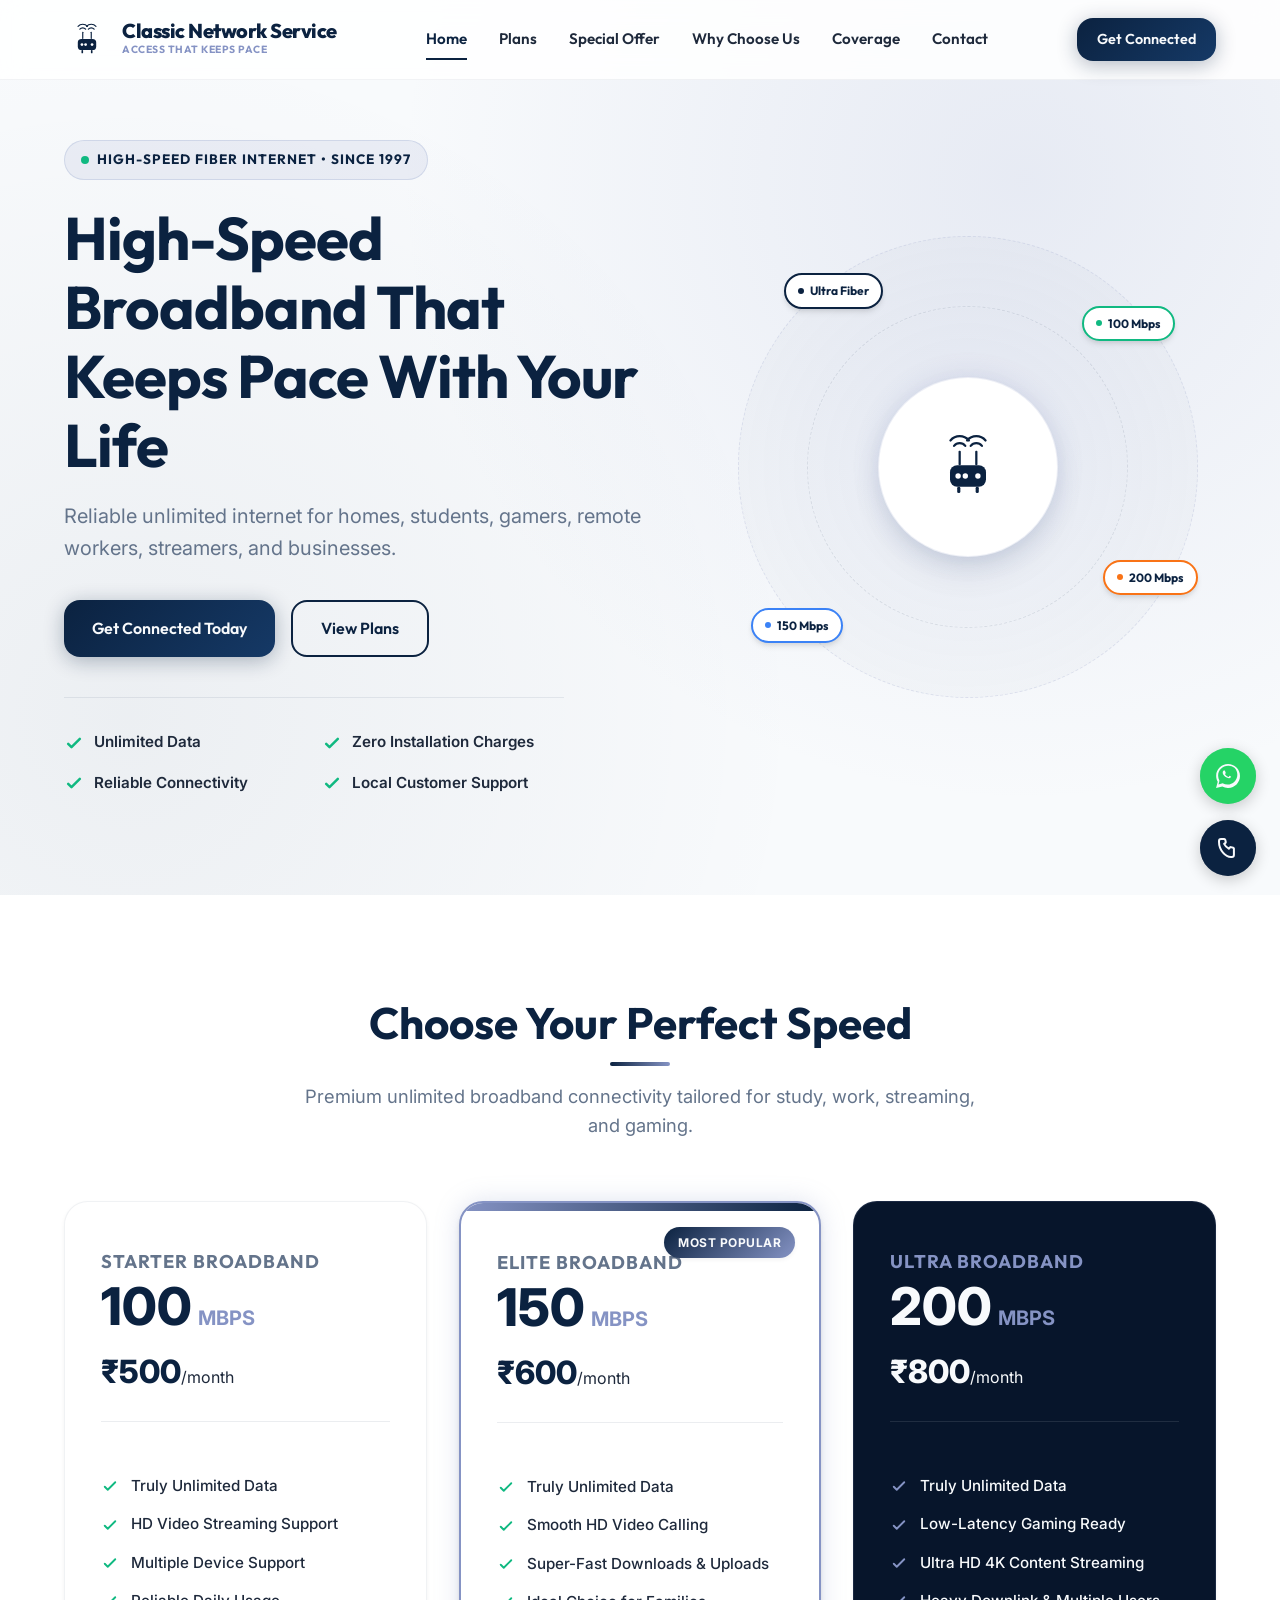
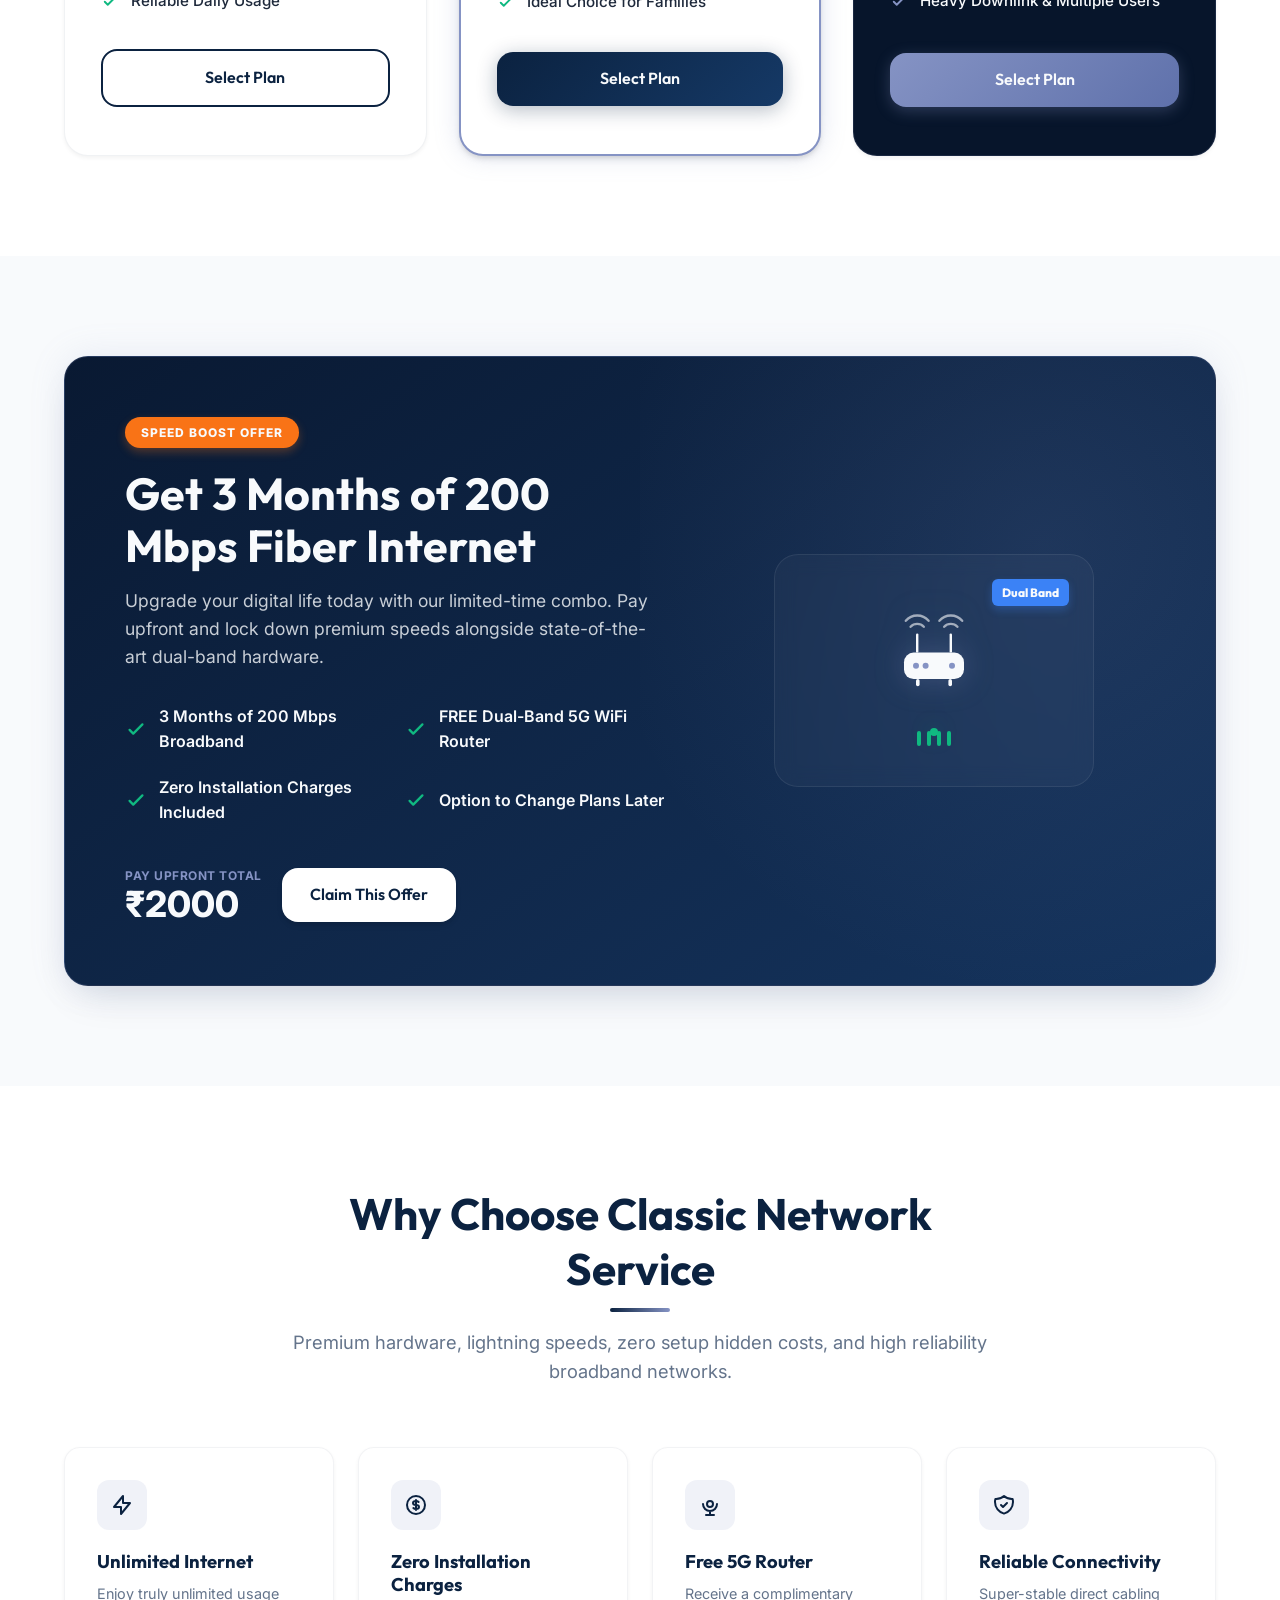
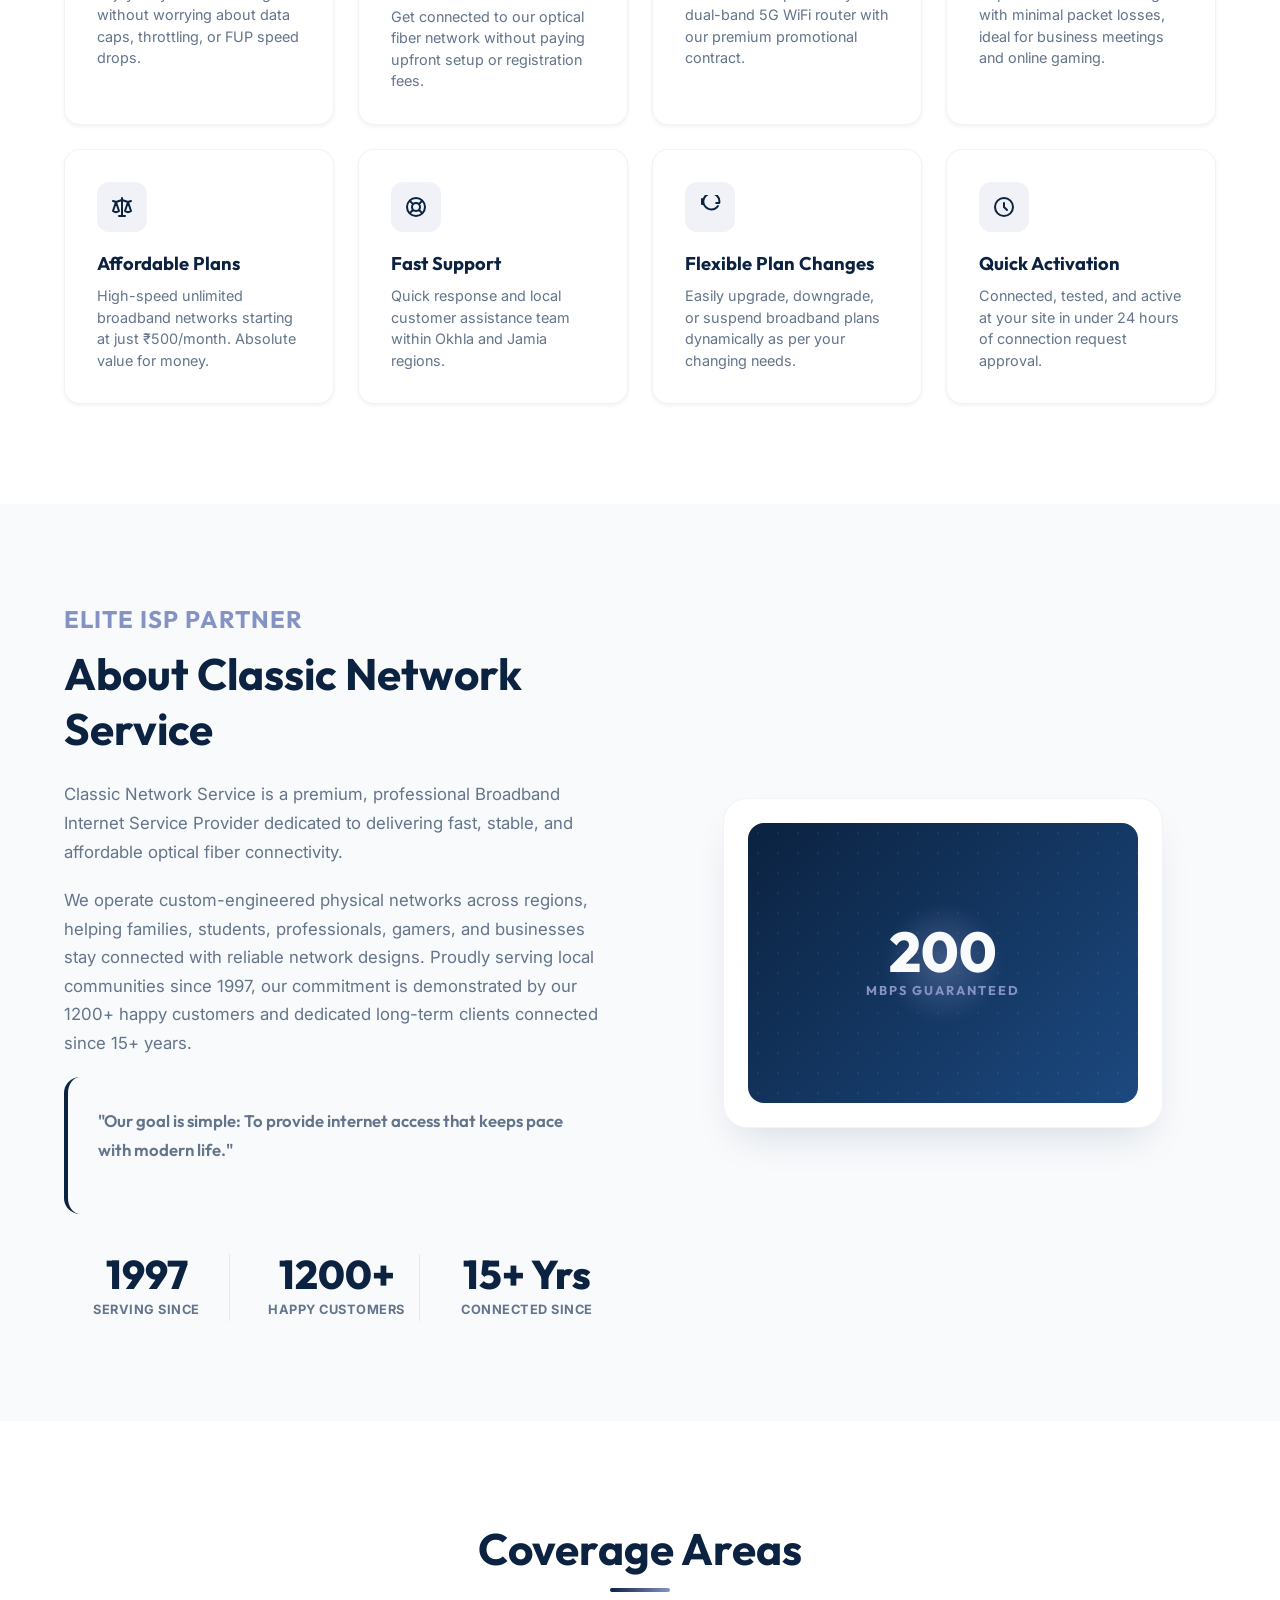
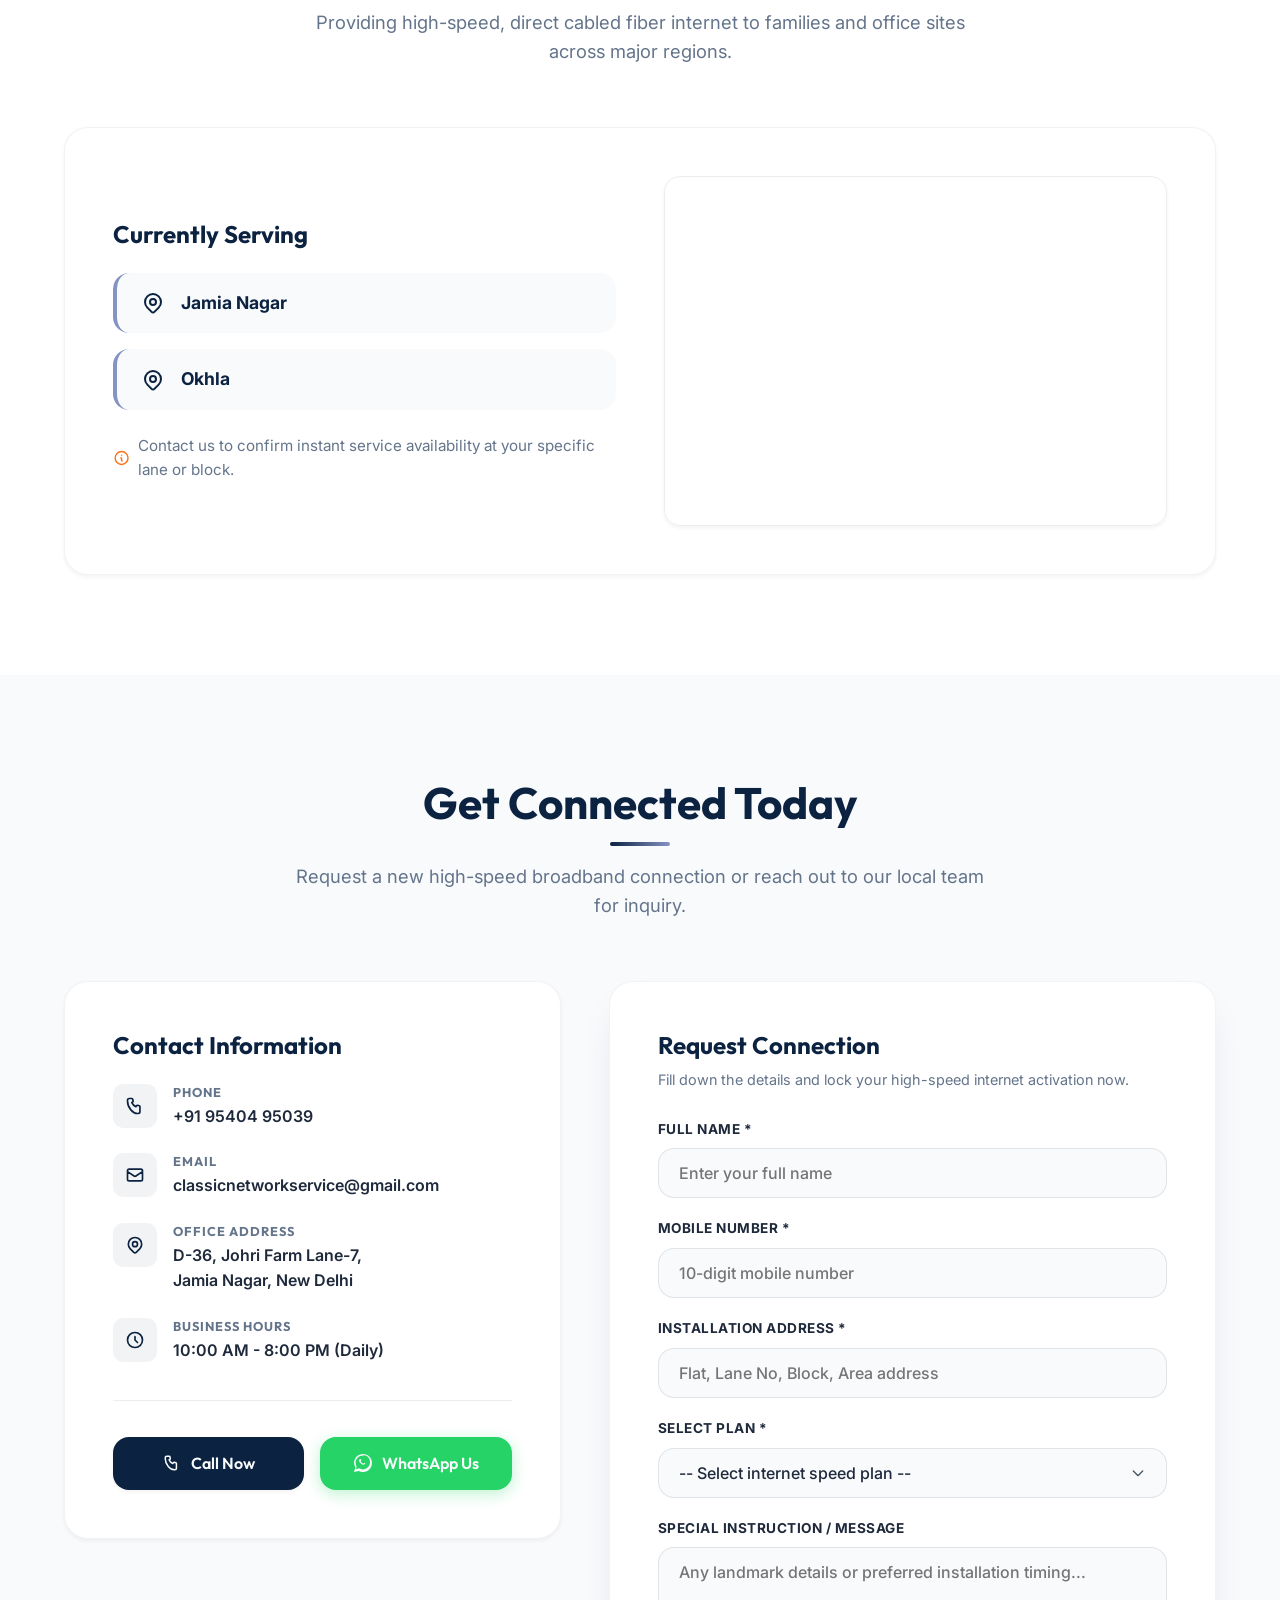
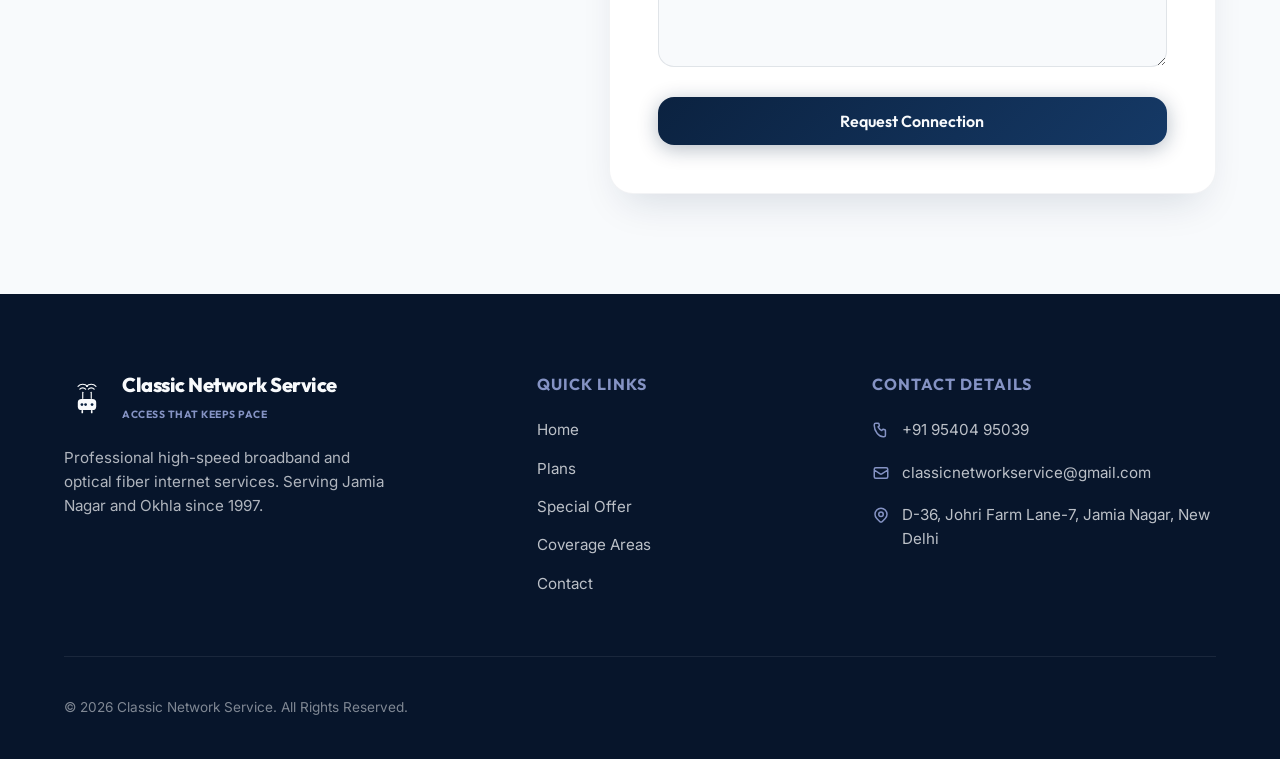
<file: index.html>
<!-- <h2>This website is currently unavailable because it was temporarily hosted. To regain access, please switch to Permanent Hosting.</h2>

<div style="display: none;">

  
    <p>Existing active HTML code...</p> -->

  <!DOCTYPE html>
  <html lang="en">
  <head>
    <meta charset="UTF-8">
    <meta name="viewport" content="width=device-width, initial-scale=1.0">
    
    <!-- SEO & Brand Metadata -->
    <title>Classic Network Service | High-Speed Unlimited Broadband Internet</title>
    <meta name="description" content="Reliable high-speed broadband internet for homes and businesses. Unlimited plans starting from ₹500/month. Zero installation charges. Fast support from Classic Network Service.">
    <meta name="keywords" content="Classic Network Service, Broadband Jamia Nagar, Fiber Internet Johri Farm, High Speed Unlimited Internet Delhi, ISP Delhi">
    
    <!-- Open Graph Protocol (Social Sharing) -->
    <meta property="og:title" content="Classic Network Service | High-Speed Broadband Internet">
    <meta property="og:description" content="Reliable unlimited high-speed fiber internet for homes and businesses. Plans start from ₹500/mo with zero installation charges.">
    <meta property="og:type" content="website">
    <meta property="og:site_name" content="Classic Network Service">
    
    <!-- Stylings & Fonts -->
    <link rel="stylesheet" href="style.css">
    
    <!-- Accessibility & UX optimization -->
    <link rel="preconnect" href="https://fonts.googleapis.com">
    <link rel="preconnect" href="https://fonts.gstatic.com" crossorigin>
  </head>
  <body>
  
    <!-- 1. Sticky Glassmorphism Header -->
    <header class="header">
      <div class="container nav-container">
        <!-- High-Res Custom Brand SVG Logo & Identity -->
        <a href="#home" class="logo-link" aria-label="Classic Network Service Home">
          <div class="logo-img-wrapper">
            <svg viewBox="0 0 100 100" width="100%" height="100%" xmlns="http://www.w3.org/2000/svg">
              <!-- Router legs -->
              <rect x="38" y="72" width="3.5" height="7" rx="1.5" fill="#0B2240" />
              <rect x="58.5" y="72" width="3.5" height="7" rx="1.5" fill="#0B2240" />
              <!-- Router body -->
              <rect x="30" y="48" width="40" height="24" rx="8" fill="#0B2240" />
              <!-- Lights indicators (Matches logo structure: two grouped left, one isolated right) -->
              <circle cx="39" cy="60" r="3" fill="#FFFFFF" />
              <circle cx="47" cy="60" r="3" fill="#FFFFFF" />
              <circle cx="61" cy="60" r="3" fill="#FFFFFF" />
              <!-- Antennas -->
              <rect x="39.5" y="32" width="2.5" height="16" rx="1" fill="#0B2240" />
              <rect x="58" y="32" width="2.5" height="16" rx="1" fill="#0B2240" />
              <!-- Left antenna waves -->
              <path d="M 34.5 26.5 A 8 8 0 0 1 47 26.5" stroke="#0B2240" stroke-width="2.5" stroke-linecap="round" fill="none" />
              <path d="M 30.5 20.5 A 13.5 13.5 0 0 1 51 20.5" stroke="#0B2240" stroke-width="2.5" stroke-linecap="round" fill="none" />
              <!-- Right antenna waves -->
              <path d="M 53 26.5 A 8 8 0 0 1 65.5 26.5" stroke="#0B2240" stroke-width="2.5" stroke-linecap="round" fill="none" />
              <path d="M 49 20.5 A 13.5 13.5 0 0 1 69.5 20.5" stroke="#0B2240" stroke-width="2.5" stroke-linecap="round" fill="none" />
            </svg>
          </div>
          <div class="brand-text">
            <span class="brand-name">Classic Network Service</span>
            <span class="brand-tagline">Access That Keeps Pace</span>
          </div>
        </a>
  
        <!-- Desktop Nav Menu Links -->
        <nav class="nav-menu" id="navMenu" aria-label="Main Navigation">
          <a href="#home" class="nav-link active">Home</a>
          <a href="#plans" class="nav-link">Plans</a>
          <a href="#offer" class="nav-link">Special Offer</a>
          <a href="#why-choose" class="nav-link">Why Choose Us</a>
          <a href="#coverage" class="nav-link">Coverage</a>
          <a href="#contact" class="nav-link">Contact</a>
          <div class="nav-cta-mobile" style="display: none;">
            <a href="#contact" class="btn btn-primary btn-plan-select" data-plan="150 Mbps - ₹600/month">Get Connected</a>
          </div>
        </nav>
  
        <!-- CTA Button in Header -->
        <div class="nav-cta">
          <a href="#contact" class="btn btn-primary btn-plan-select" data-plan="150 Mbps - ₹600/month">Get Connected</a>
        </div>
  
        <!-- Hamburger toggle button for Mobile drawer -->
        <button class="hamburger" id="hamburgerToggle" aria-label="Toggle navigation menu" aria-expanded="false" aria-controls="navMenu">
          <span></span>
          <span></span>
          <span></span>
        </button>
      </div>
    </header>
  
    <!-- 2. Hero Section (First Impression) -->
    <section class="hero" id="home">
      <div class="container hero-grid">
        <!-- Left side contents -->
        <div class="hero-content">
          <div class="hero-tag">
            <span></span> High-Speed Fiber Internet • Since 1997
          </div>
          <h1>High-Speed Broadband That Keeps Pace With Your Life</h1>
          <p class="hero-subheadline">
            Reliable unlimited internet for homes, students, gamers, remote workers, streamers, and businesses.
          </p>
          <div class="hero-ctas">
            <a href="#contact" class="btn btn-primary btn-plan-select" data-plan="150 Mbps - ₹600/month">Get Connected Today</a>
            <a href="#plans" class="btn btn-secondary">View Plans</a>
          </div>
          <!-- Hero Trust Indicators -->
          <div class="hero-trust">
            <div class="trust-item">
              <svg fill="none" viewBox="0 0 24 24" stroke="currentColor">
                <path stroke-linecap="round" stroke-linejoin="round" stroke-width="3" d="M5 13l4 4L19 7" />
              </svg>
              <span>Unlimited Data</span>
            </div>
            <div class="trust-item">
              <svg fill="none" viewBox="0 0 24 24" stroke="currentColor">
                <path stroke-linecap="round" stroke-linejoin="round" stroke-width="3" d="M5 13l4 4L19 7" />
              </svg>
              <span>Zero Installation Charges</span>
            </div>
            <div class="trust-item">
              <svg fill="none" viewBox="0 0 24 24" stroke="currentColor">
                <path stroke-linecap="round" stroke-linejoin="round" stroke-width="3" d="M5 13l4 4L19 7" />
              </svg>
              <span>Reliable Connectivity</span>
            </div>
            <div class="trust-item">
              <svg fill="none" viewBox="0 0 24 24" stroke="currentColor">
                <path stroke-linecap="round" stroke-linejoin="round" stroke-width="3" d="M5 13l4 4L19 7" />
              </svg>
              <span>Local Customer Support</span>
            </div>
          </div>
        </div>
  
        <!-- Right side premium network animation graphic -->
        <div class="hero-visual">
          <div class="network-illustration">
            <!-- Pulse wave propagation indicators -->
            <div class="pulse-wave"></div>
            <div class="pulse-wave"></div>
            <div class="pulse-wave"></div>
            
            <!-- Dashed connection tracks -->
            <div class="network-circle">
              <div class="network-circle-inner"></div>
            </div>
            
            <!-- Brand Logo Center Glow Card -->
            <div class="router-graphic-container">
              <svg viewBox="0 0 100 100" xmlns="http://www.w3.org/2000/svg">
                <rect x="38" y="72" width="3.5" height="7" rx="1.5" fill="#0B2240" />
                <rect x="58.5" y="72" width="3.5" height="7" rx="1.5" fill="#0B2240" />
                <rect x="30" y="48" width="40" height="24" rx="8" fill="#0B2240" />
                <circle cx="39" cy="60" r="3" fill="#FFFFFF" />
                <circle cx="47" cy="60" r="3" fill="#FFFFFF" />
                <circle cx="61" cy="60" r="3" fill="#FFFFFF" />
                <rect x="39.5" y="32" width="2.5" height="16" rx="1" fill="#0B2240" />
                <rect x="58" y="32" width="2.5" height="16" rx="1" fill="#0B2240" />
                <path d="M 34.5 26.5 A 8 8 0 0 1 47 26.5" stroke="#0B2240" stroke-width="2.5" stroke-linecap="round" fill="none" />
                <path d="M 30.5 20.5 A 13.5 13.5 0 0 1 51 20.5" stroke="#0B2240" stroke-width="2.5" stroke-linecap="round" fill="none" />
                <path d="M 53 26.5 A 8 8 0 0 1 65.5 26.5" stroke="#0B2240" stroke-width="2.5" stroke-linecap="round" fill="none" />
                <path d="M 49 20.5 A 13.5 13.5 0 0 1 69.5 20.5" stroke="#0B2240" stroke-width="2.5" stroke-linecap="round" fill="none" />
              </svg>
            </div>
  
            <!-- Dynamic floating speed nodes -->
            <div class="floating-node node-1">
              <span></span> 100 Mbps
            </div>
            <div class="floating-node node-2">
              <span></span> 150 Mbps
            </div>
            <div class="floating-node node-3">
              <span></span> 200 Mbps
            </div>
            <div class="floating-node node-4">
              <span></span> Ultra Fiber
            </div>
          </div>
        </div>
      </div>
    </section>
  
    <!-- 3. Plans & Pricing Section -->
    <section class="section section-bg-white" id="plans">
      <div class="container">
        <div class="section-header">
          <h2>Choose Your Perfect Speed</h2>
          <p>Premium unlimited broadband connectivity tailored for study, work, streaming, and gaming.</p>
        </div>
  
        <!-- Plans Grid -->
        <div class="plans-grid">
          <!-- Plan 1 -->
          <div class="plan-card">
            <div class="plan-card-header">
              <h3>Starter Broadband</h3>
              <div class="plan-speed-container">
                <span class="plan-speed">100</span>
                <span class="plan-speed-unit">Mbps</span>
              </div>
              <div class="plan-price-container">
                <span class="plan-price">₹500</span>
                <span>/month</span>
              </div>
            </div>
            <div class="plan-features">
              <div class="feature-li">
                <svg fill="none" viewBox="0 0 24 24" stroke="currentColor">
                  <path stroke-linecap="round" stroke-linejoin="round" stroke-width="2.5" d="M5 13l4 4L19 7" />
                </svg>
                <span>Truly Unlimited Data</span>
              </div>
              <div class="feature-li">
                <svg fill="none" viewBox="0 0 24 24" stroke="currentColor">
                  <path stroke-linecap="round" stroke-linejoin="round" stroke-width="2.5" d="M5 13l4 4L19 7" />
                </svg>
                <span>HD Video Streaming Support</span>
              </div>
              <div class="feature-li">
                <svg fill="none" viewBox="0 0 24 24" stroke="currentColor">
                  <path stroke-linecap="round" stroke-linejoin="round" stroke-width="2.5" d="M5 13l4 4L19 7" />
                </svg>
                <span>Multiple Device Support</span>
              </div>
              <div class="feature-li">
                <svg fill="none" viewBox="0 0 24 24" stroke="currentColor">
                  <path stroke-linecap="round" stroke-linejoin="round" stroke-width="2.5" d="M5 13l4 4L19 7" />
                </svg>
                <span>Reliable Daily Usage</span>
              </div>
            </div>
            <a href="#contact" class="btn btn-secondary btn-plan-select" data-plan="100 Mbps - ₹500/month">Select Plan</a>
          </div>
  
          <!-- Plan 2 (Most Popular) -->
          <div class="plan-card popular">
            <div class="plan-badge">Most Popular</div>
            <div class="plan-card-header">
              <h3>Elite Broadband</h3>
              <div class="plan-speed-container">
                <span class="plan-speed">150</span>
                <span class="plan-speed-unit">Mbps</span>
              </div>
              <div class="plan-price-container">
                <span class="plan-price">₹600</span>
                <span>/month</span>
              </div>
            </div>
            <div class="plan-features">
              <div class="feature-li">
                <svg fill="none" viewBox="0 0 24 24" stroke="currentColor">
                  <path stroke-linecap="round" stroke-linejoin="round" stroke-width="2.5" d="M5 13l4 4L19 7" />
                </svg>
                <span>Truly Unlimited Data</span>
              </div>
              <div class="feature-li">
                <svg fill="none" viewBox="0 0 24 24" stroke="currentColor">
                  <path stroke-linecap="round" stroke-linejoin="round" stroke-width="2.5" d="M5 13l4 4L19 7" />
                </svg>
                <span>Smooth HD Video Calling</span>
              </div>
              <div class="feature-li">
                <svg fill="none" viewBox="0 0 24 24" stroke="currentColor">
                  <path stroke-linecap="round" stroke-linejoin="round" stroke-width="2.5" d="M5 13l4 4L19 7" />
                </svg>
                <span>Super-Fast Downloads & Uploads</span>
              </div>
              <div class="feature-li">
                <svg fill="none" viewBox="0 0 24 24" stroke="currentColor">
                  <path stroke-linecap="round" stroke-linejoin="round" stroke-width="2.5" d="M5 13l4 4L19 7" />
                </svg>
                <span>Ideal Choice for Families</span>
              </div>
            </div>
            <a href="#contact" class="btn btn-primary btn-plan-select" data-plan="150 Mbps - ₹600/month">Select Plan</a>
          </div>
  
          <!-- Plan 3 (Pro Gamer Theme) -->
          <div class="plan-card premium-dark">
            <div class="plan-card-header">
              <h3>Ultra Broadband</h3>
              <div class="plan-speed-container">
                <span class="plan-speed">200</span>
                <span class="plan-speed-unit">Mbps</span>
              </div>
              <div class="plan-price-container">
                <span class="plan-price">₹800</span>
                <span>/month</span>
              </div>
            </div>
            <div class="plan-features">
              <div class="feature-li">
                <svg fill="none" viewBox="0 0 24 24" stroke="currentColor">
                  <path stroke-linecap="round" stroke-linejoin="round" stroke-width="2.5" d="M5 13l4 4L19 7" />
                </svg>
                <span>Truly Unlimited Data</span>
              </div>
              <div class="feature-li">
                <svg fill="none" viewBox="0 0 24 24" stroke="currentColor">
                  <path stroke-linecap="round" stroke-linejoin="round" stroke-width="2.5" d="M5 13l4 4L19 7" />
                </svg>
                <span>Low-Latency Gaming Ready</span>
              </div>
              <div class="feature-li">
                <svg fill="none" viewBox="0 0 24 24" stroke="currentColor">
                  <path stroke-linecap="round" stroke-linejoin="round" stroke-width="2.5" d="M5 13l4 4L19 7" />
                </svg>
                <span>Ultra HD 4K Content Streaming</span>
              </div>
              <div class="feature-li">
                <svg fill="none" viewBox="0 0 24 24" stroke="currentColor">
                  <path stroke-linecap="round" stroke-linejoin="round" stroke-width="2.5" d="M5 13l4 4L19 7" />
                </svg>
                <span>Heavy Downlink & Multiple Users</span>
              </div>
            </div>
            <a href="#contact" class="btn btn-accent btn-plan-select" data-plan="200 Mbps - ₹800/month">Select Plan</a>
          </div>
        </div>
      </div>
    </section>
  
    <!-- 4. Special Offer Section -->
    <section class="section section-bg-light" id="offer">
      <div class="container">
        <div class="offer-box">
          <div class="offer-grid">
            <!-- Text and benefits -->
            <div class="offer-info">
              <span class="offer-tag">Speed Boost Offer</span>
              <h3>Get 3 Months of 200 Mbps Fiber Internet</h3>
              <p class="offer-desc">
                Upgrade your digital life today with our limited-time combo. Pay upfront and lock down premium speeds alongside state-of-the-art dual-band hardware.
              </p>
              <div class="offer-bullets">
                <div class="offer-bullet-item">
                  <svg fill="none" viewBox="0 0 24 24" stroke="currentColor">
                    <path stroke-linecap="round" stroke-linejoin="round" stroke-width="2.5" d="M5 13l4 4L19 7" />
                  </svg>
                  <span>3 Months of 200 Mbps Broadband</span>
                </div>
                <div class="offer-bullet-item">
                  <svg fill="none" viewBox="0 0 24 24" stroke="currentColor">
                    <path stroke-linecap="round" stroke-linejoin="round" stroke-width="2.5" d="M5 13l4 4L19 7" />
                  </svg>
                  <span>FREE Dual-Band 5G WiFi Router</span>
                </div>
                <div class="offer-bullet-item">
                  <svg fill="none" viewBox="0 0 24 24" stroke="currentColor">
                    <path stroke-linecap="round" stroke-linejoin="round" stroke-width="2.5" d="M5 13l4 4L19 7" />
                  </svg>
                  <span>Zero Installation Charges Included</span>
                </div>
                <div class="offer-bullet-item">
                  <svg fill="none" viewBox="0 0 24 24" stroke="currentColor">
                    <path stroke-linecap="round" stroke-linejoin="round" stroke-width="2.5" d="M5 13l4 4L19 7" />
                  </svg>
                  <span>Option to Change Plans Later</span>
                </div>
              </div>
  
              <!-- Price and CTA -->
              <div class="offer-cta-container">
                <div class="offer-price-badge">
                  <span class="offer-price-lbl">Pay Upfront Total</span>
                  <span class="offer-price-val">₹2000</span>
                </div>
                <a href="#contact" class="btn btn-light btn-plan-select" data-plan="Special Promo Offer - ₹2000 upfront">Claim This Offer</a>
              </div>
            </div>
  
            <!-- Router graphic side -->
            <div class="offer-visual">
              <div class="offer-router-mockup">
                <span class="router-5g-badge">Dual Band</span>
                <svg viewBox="0 0 100 100" xmlns="http://www.w3.org/2000/svg">
                  <!-- Premium Router graphic in offer box -->
                  <rect x="35" y="70" width="3" height="6" rx="1.5" fill="#F8FAFC" />
                  <rect x="62" y="70" width="3" height="6" rx="1.5" fill="#F8FAFC" />
                  <rect x="25" y="48" width="50" height="22" rx="8" fill="#F8FAFC" />
                  <circle cx="35" cy="59" r="2.5" fill="#8593C4" />
                  <circle cx="43" cy="59" r="2.5" fill="#8593C4" />
                  <circle cx="65" cy="59" r="2.5" fill="#8593C4" />
                  <rect x="35" y="32" width="2" height="16" rx="1" fill="#F8FAFC" />
                  <rect x="63" y="32" width="2" height="16" rx="1" fill="#F8FAFC" />
                  <path d="M 30.5 26.5 A 7.5 7.5 0 0 1 41.5 26.5" stroke="#F8FAFC" stroke-width="2" stroke-linecap="round" fill="none" opacity="0.6"/>
                  <path d="M 26.5 21.5 A 12.5 12.5 0 0 1 45.5 21.5" stroke="#F8FAFC" stroke-width="2" stroke-linecap="round" fill="none" opacity="0.6"/>
                  <path d="M 58.5 26.5 A 7.5 7.5 0 0 1 69.5 26.5" stroke="#F8FAFC" stroke-width="2" stroke-linecap="round" fill="none" opacity="0.6"/>
                  <path d="M 54.5 21.5 A 12.5 12.5 0 0 1 73.5 21.5" stroke="#F8FAFC" stroke-width="2" stroke-linecap="round" fill="none" opacity="0.6"/>
                </svg>
                <!-- Live glowing elements -->
                <div class="router-glow-indicator"></div>
                <div class="router-waves-container">
                  <div class="r-wave r-wave-active"></div>
                  <div class="r-wave r-wave-active"></div>
                  <div class="r-wave r-wave-active"></div>
                  <div class="r-wave r-wave-active"></div>
                </div>
              </div>
            </div>
          </div>
        </div>
      </div>
    </section>
  
    <!-- 5. Why Choose Us Section -->
    <section class="section section-bg-white" id="why-choose">
      <div class="container">
        <div class="section-header">
          <h2>Why Choose Classic Network Service</h2>
          <p>Premium hardware, lightning speeds, zero setup hidden costs, and high reliability broadband networks.</p>
        </div>
  
        <div class="features-grid">
          <!-- 1. Unlimited Internet -->
          <div class="feature-card">
            <div class="feature-icon-box">
              <svg fill="none" viewBox="0 0 24 24" stroke="currentColor">
                <path stroke-linecap="round" stroke-linejoin="round" stroke-width="2" d="M13 10V3L4 14h7v7l9-11h-7z" />
              </svg>
            </div>
            <h3>Unlimited Internet</h3>
            <p>Enjoy truly unlimited usage without worrying about data caps, throttling, or FUP speed drops.</p>
          </div>
  
          <!-- 2. Zero Installation Charges -->
          <div class="feature-card">
            <div class="feature-icon-box">
              <svg fill="none" viewBox="0 0 24 24" stroke="currentColor">
                <path stroke-linecap="round" stroke-linejoin="round" stroke-width="2" d="M12 8c-1.657 0-3 .895-3 2s1.343 2 3 2 3 .895 3 2-1.343 2-3 2m0-8c1.11 0 2.08.402 2.599 1M12 8V7m0 1v8m0 0v1m0-1c-1.11 0-2.08-.402-2.599-1M21 12a9 9 0 11-18 0 9 9 0 0118 0z" />
              </svg>
            </div>
            <h3>Zero Installation Charges</h3>
            <p>Get connected to our optical fiber network without paying upfront setup or registration fees.</p>
          </div>
  
          <!-- 3. Free 5G Router -->
          <div class="feature-card">
            <div class="feature-icon-box">
              <svg fill="none" viewBox="0 0 24 24" stroke="currentColor">
                <path stroke-linecap="round" stroke-linejoin="round" stroke-width="2" d="M19 11a7 7 0 01-7 7m0 0a7 7 0 01-7-7m7 7v4m0 0H8m4 0h4m-4-8a3 3 0 100-6 3 3 0 000 6z" />
              </svg>
            </div>
            <h3>Free 5G Router</h3>
            <p>Receive a complimentary dual-band 5G WiFi router with our premium promotional contract.</p>
          </div>
  
          <!-- 4. Reliable Connectivity -->
          <div class="feature-card">
            <div class="feature-icon-box">
              <svg fill="none" viewBox="0 0 24 24" stroke="currentColor">
                <path stroke-linecap="round" stroke-linejoin="round" stroke-width="2" d="M9 12l2 2 4-4m5.618-4.016A11.955 11.955 0 0112 2.944a11.955 11.955 0 01-8.618 3.04A12.02 12.02 0 003 9c0 5.591 3.824 10.29 9 11.622 5.176-1.332 9-6.03 9-11.622 0-1.042-.133-2.052-.382-3.016z" />
              </svg>
            </div>
            <h3>Reliable Connectivity</h3>
            <p>Super-stable direct cabling with minimal packet losses, ideal for business meetings and online gaming.</p>
          </div>
  
          <!-- 5. Affordable Plans -->
          <div class="feature-card">
            <div class="feature-icon-box">
              <svg fill="none" viewBox="0 0 24 24" stroke="currentColor">
                <path stroke-linecap="round" stroke-linejoin="round" stroke-width="2" d="M3 6l3 1m0 0l-3 9a5.002 5.002 0 006.001 0M6 7l3 9M6 7l6-2m6 2l3-1m-3 1l-3 9a5.002 5.002 0 006.001 0M18 7l3 9m-3-9l-6-2m0-2v2m0 16V5m0 16H9m3 0h3" />
              </svg>
            </div>
            <h3>Affordable Plans</h3>
            <p>High-speed unlimited broadband networks starting at just ₹500/month. Absolute value for money.</p>
          </div>
  
          <!-- 6. Fast Support -->
          <div class="feature-card">
            <div class="feature-icon-box">
              <svg fill="none" viewBox="0 0 24 24" stroke="currentColor">
                <path stroke-linecap="round" stroke-linejoin="round" stroke-width="2" d="M18.364 5.636l-3.536 3.536m0 5.656l3.536 3.536M9.172 9.172L5.636 5.636m3.536 9.192l-3.536 3.536M21 12a9 9 0 11-18 0 9 9 0 0118 0zm-5 0a4 4 0 11-8 0 4 4 0 018 0z" />
              </svg>
            </div>
            <h3>Fast Support</h3>
            <p>Quick response and local customer assistance team within Okhla and Jamia regions.</p>
          </div>
  
          <!-- 7. Flexible Plan Changes -->
          <div class="feature-card">
            <div class="feature-icon-box">
              <svg fill="none" viewBox="0 0 24 24" stroke="currentColor">
                <path stroke-linecap="round" stroke-linejoin="round" stroke-width="2" d="M4 4v5h.582m15.356 2A8.001 8.001 0 1121.21 8H18.2" />
              </svg>
            </div>
            <h3>Flexible Plan Changes</h3>
            <p>Easily upgrade, downgrade, or suspend broadband plans dynamically as per your changing needs.</p>
          </div>
  
          <!-- 8. Quick Activation -->
          <div class="feature-card">
            <div class="feature-icon-box">
              <svg fill="none" viewBox="0 0 24 24" stroke="currentColor">
                <path stroke-linecap="round" stroke-linejoin="round" stroke-width="2" d="M12 8v4l3 3m6-3a9 9 0 11-18 0 9 9 0 0118 0z" />
              </svg>
            </div>
            <h3>Quick Activation</h3>
            <p>Connected, tested, and active at your site in under 24 hours of connection request approval.</p>
          </div>
        </div>
      </div>
    </section>
  
    <!-- 6. About Us Section -->
    <section class="section section-bg-light" id="about">
      <div class="container about-grid">
        <!-- Left side descriptive text -->
        <div class="about-content">
          <h3>Elite ISP Partner</h3>
          <h2>About Classic Network Service</h2>
          <p>
            Classic Network Service is a premium, professional Broadband Internet Service Provider dedicated to delivering fast, stable, and affordable optical fiber connectivity. 
          </p>
          <p>
            We operate custom-engineered physical networks across regions, helping families, students, professionals, gamers, and businesses stay connected with reliable network designs. Proudly serving local communities since 1997, our commitment is demonstrated by our 1200+ happy customers and dedicated long-term clients connected since 15+ years.
          </p>
          <div class="about-bullets-box">
            <p class="about-statement">
              "Our goal is simple: To provide internet access that keeps pace with modern life."
            </p>
          </div>
  
          <!-- Metric numbers -->
          <div class="about-stats">
            <div class="stat-item">
              <div class="stat-num">1997</div>
              <div class="stat-lbl">Serving Since</div>
            </div>
            <div class="stat-item">
              <div class="stat-num">1200+</div>
              <div class="stat-lbl">Happy Customers</div>
            </div>
            <div class="stat-item">
              <div class="stat-num">15+ Yrs</div>
              <div class="stat-lbl">Connected Since</div>
            </div>
          </div>
        </div>
  
        <!-- Right side custom graphic/illustration of connection dashboard -->
        <div class="about-visual">
          <div class="about-image-card">
            <div class="net-visual-box">
              <div class="net-nodes-overlay"></div>
              <div class="net-center-glow"></div>
              <div class="net-speed-display">
                <div class="net-speed-num">200</div>
                <div class="net-speed-label">Mbps Guaranteed</div>
              </div>
            </div>
          </div>
        </div>
      </div>
    </section>
  
    <!-- 7. Coverage Areas Section -->
    <section class="section section-bg-white" id="coverage">
      <div class="container">
        <div class="section-header">
          <h2>Coverage Areas</h2>
          <p>Providing high-speed, direct cabled fiber internet to families and office sites across major regions.</p>
        </div>
  
        <div class="coverage-box">
          <div class="coverage-grid">
            <!-- Left side list of active areas -->
            <div>
              <h3 style="margin-bottom: 24px; font-size: 1.5rem;">Currently Serving</h3>
              <div class="coverage-list">
                <div class="area-item">
                  <svg fill="none" viewBox="0 0 24 24" stroke="currentColor">
                    <path stroke-linecap="round" stroke-linejoin="round" stroke-width="2" d="M17.657 16.657L13.414 20.9a1.998 1.998 0 01-2.827 0l-4.244-4.243a8 8 0 1111.314 0z" />
                    <path stroke-linecap="round" stroke-linejoin="round" stroke-width="2" d="M15 11a3 3 0 11-6 0 3 3 0 016 0z" />
                  </svg>
                  Jamia Nagar
                </div>
                <div class="area-item">
                  <svg fill="none" viewBox="0 0 24 24" stroke="currentColor">
                    <path stroke-linecap="round" stroke-linejoin="round" stroke-width="2" d="M17.657 16.657L13.414 20.9a1.998 1.998 0 01-2.827 0l-4.244-4.243a8 8 0 1111.314 0z" />
                    <path stroke-linecap="round" stroke-linejoin="round" stroke-width="2" d="M15 11a3 3 0 11-6 0 3 3 0 016 0z" />
                  </svg>
                  Okhla
                </div>
              </div>
              <div class="coverage-note">
                <svg fill="none" viewBox="0 0 24 24" stroke="currentColor">
                  <path stroke-linecap="round" stroke-linejoin="round" stroke-width="2" d="M13 16h-1v-4h-1m1-4h.01M21 12a9 9 0 11-18 0 9 9 0 0118 0z" />
                </svg>
                <span>Contact us to confirm instant service availability at your specific lane or block.</span>
              </div>
            </div>
  
            <!-- Right side Google Maps iframe location -->
            <div class="coverage-map-container" style="border-radius: var(--border-radius-md); overflow: hidden; box-shadow: var(--shadow-sm); border: 1px solid rgba(11, 34, 64, 0.08); height: 350px; width: 100%;">
              <iframe 
                src="https://www.google.com/maps/embed?pb=!1m18!1m12!1m3!1d3504.6063428807204!2d77.29177577579708!3d28.551563275709513!2m3!1f0!2f0!3f0!3m2!1i1024!2i768!4f13.1!3m3!1m2!1s0x390ce3fa43fb28db%3A0xe54d4ff7dbfb55b0!2sD-36%2C%20Johri%20Farm%20Rd%2C%20Jamia%20Nagar%2C%20Okhla%2C%20New%20Delhi%2C%20Delhi%20110025!5e0!3m2!1sen!2sin!4v1717140000000!5m2!1sen!2sin" 
                width="100%" 
                height="100%" 
                style="border:0;" 
                allowfullscreen="" 
                loading="lazy" 
                referrerpolicy="no-referrer-when-downgrade"
                title="Classic Network Service Location Map">
              </iframe>
            </div>
          </div>
        </div>
      </div>
    </section>
  
    <!-- 8. Contact & Connection Request Form Section -->
    <section class="section section-bg-light" id="contact">
      <div class="container">
        <div class="section-header">
          <h2>Get Connected Today</h2>
          <p>Request a new high-speed broadband connection or reach out to our local team for inquiry.</p>
        </div>
  
        <div class="contact-section-grid">
          <!-- Contact details column -->
          <div class="contact-info-card">
            <div class="contact-info-group">
              <h3>Contact Information</h3>
              <div class="contact-detail-list">
                <!-- Phone -->
                <div class="contact-detail-item">
                  <div class="contact-detail-icon" aria-hidden="true">
                    <svg fill="none" viewBox="0 0 24 24" stroke="currentColor">
                      <path stroke-linecap="round" stroke-linejoin="round" stroke-width="2" d="M3 5a2 2 0 012-2h3.28a1 1 0 01.94.725l.548 2.2a1 1 0 01-.321.988l-1.305.98a10.582 10.582 0 004.872 4.872l.98-1.305a1 1 0 01.988-.321l2.2.548a1 1 0 01.725.94V19a2 2 0 01-2 2h-1C9.716 21 3 14.284 3 6V5z" />
                    </svg>
                  </div>
                  <div class="contact-detail-content">
                    <h4>Phone</h4>
                    <p><a href="tel:+919540495039" aria-label="Call +91 95404 95039">+91 95404 95039</a></p>
                  </div>
                </div>
  
                <!-- Email -->
                <div class="contact-detail-item">
                  <div class="contact-detail-icon" aria-hidden="true">
                    <svg fill="none" viewBox="0 0 24 24" stroke="currentColor">
                      <path stroke-linecap="round" stroke-linejoin="round" stroke-width="2" d="M3 8l7.89 5.26a2 2 0 002.22 0L21 8M5 19h14a2 2 0 002-2V7a2 2 0 00-2-2H5a2 2 0 00-2 2v10a2 2 0 002 2z" />
                    </svg>
                  </div>
                  <div class="contact-detail-content">
                    <h4>Email</h4>
                    <p><a href="mailto:classicnetworkservice@gmail.com" aria-label="Email classicnetworkservice@gmail.com">classicnetworkservice@gmail.com</a></p>
                  </div>
                </div>
  
                <!-- Address -->
                <div class="contact-detail-item">
                  <div class="contact-detail-icon" aria-hidden="true">
                    <svg fill="none" viewBox="0 0 24 24" stroke="currentColor">
                      <path stroke-linecap="round" stroke-linejoin="round" stroke-width="2" d="M17.657 16.657L13.414 20.9a1.998 1.998 0 01-2.827 0l-4.244-4.243a8 8 0 1111.314 0z" />
                      <path stroke-linecap="round" stroke-linejoin="round" stroke-width="2" d="M15 11a3 3 0 11-6 0 3 3 0 016 0z" />
                    </svg>
                  </div>
                  <div class="contact-detail-content">
                    <h4>Office Address</h4>
                    <p>D-36, Johri Farm Lane-7,<br>Jamia Nagar, New Delhi</p>
                  </div>
                </div>
  
                <!-- Hours -->
                <div class="contact-detail-item">
                  <div class="contact-detail-icon" aria-hidden="true">
                    <svg fill="none" viewBox="0 0 24 24" stroke="currentColor">
                      <path stroke-linecap="round" stroke-linejoin="round" stroke-width="2" d="M12 8v4l3 3m6-3a9 9 0 11-18 0 9 9 0 0118 0z" />
                    </svg>
                  </div>
                  <div class="contact-detail-content">
                    <h4>Business Hours</h4>
                    <p>10:00 AM - 8:00 PM (Daily)</p>
                  </div>
                </div>
              </div>
            </div>
  
            <!-- Contact Quick Call/WA CTA row -->
            <div class="contact-quick-ctas">
              <a href="tel:+919540495039" class="btn btn-contact-call" aria-label="Call Office Phone">
                <svg fill="none" viewBox="0 0 24 24" stroke="currentColor" style="width: 18px; height: 18px;">
                  <path stroke-linecap="round" stroke-linejoin="round" stroke-width="2" d="M3 5a2 2 0 012-2h3.28a1 1 0 01.94.725l.548 2.2a1 1 0 01-.321.988l-1.305.98a10.582 10.582 0 004.872 4.872l.98-1.305a1 1 0 01.988-.321l2.2.548a1 1 0 01.725.94V19a2 2 0 01-2 2h-1C9.716 21 3 14.284 3 6V5z" />
                </svg>
                Call Now
              </a>
              <a href="https://wa.me/919540495039?text=Hi%20Classic%20Network%20Service,%20I%27d%20like%20to%20request%20a%20new%20broadband%20connection!" target="_blank" class="btn btn-contact-wa" aria-label="WhatsApp customer support">
                <svg viewBox="0 0 24 24" fill="currentColor" style="width: 18px; height: 18px;">
                  <path d="M.057 24l1.687-6.163c-1.041-1.804-1.588-3.849-1.587-5.946C.06 5.348 5.397.01 12.008.01c3.202.001 6.212 1.246 8.477 3.514 2.266 2.268 3.507 5.28 3.505 8.484-.004 6.657-5.34 11.997-11.953 11.997-2.005-.001-3.973-.502-5.724-1.455L0 24zm6.59-4.846c1.6.95 3.188 1.449 4.825 1.451 5.436 0 9.86-4.42 9.864-9.858.002-2.634-1.02-5.11-2.881-6.974A9.784 9.784 0 0 0 12.008 1.84c-5.442 0-9.87 4.422-9.875 9.86-.001 1.75.467 3.456 1.354 4.98L2.476 20.39l4.171-1.236z"/>
                  <path d="M15.422 12.631c-.226-.113-1.336-.66-1.543-.736-.207-.076-.358-.113-.508.113-.15.227-.584.736-.716.887-.132.151-.264.17-.49.057-.226-.114-.954-.352-1.817-1.12-.672-.6-1.125-1.341-1.257-1.568-.132-.227-.014-.35.1-.463.102-.102.226-.264.339-.396.113-.132.15-.226.226-.378.075-.15.038-.282-.019-.396-.056-.113-.508-1.226-.696-1.68-.184-.443-.368-.38-.508-.387-.13-.006-.282-.008-.433-.008-.15 0-.396.056-.603.283-.207.227-.791.774-.791 1.887 0 1.113.81 2.189.923 2.34 1.113 1.49 2.138 2.28 3.579 2.793 1.072.382 1.547.378 2.132.29.64-.097 1.336-.547 1.525-1.076.19-.528.19-.981.132-1.075-.056-.095-.207-.151-.433-.264z"/>
                </svg>
                WhatsApp Us
              </a>
            </div>
          </div>
  
          <!-- Connection Request Form column -->
          <div class="form-card">
            <!-- Success Screen Overlay -->
            <div class="form-success-overlay" id="formSuccessOverlay">
              <div class="success-icon-box" aria-hidden="true">
                <svg fill="none" viewBox="0 0 24 24" stroke="currentColor" stroke-width="3">
                  <path stroke-linecap="round" stroke-linejoin="round" d="M5 13l4 4L19 7" />
                </svg>
              </div>
              <h3 class="success-title">Connection Requested!</h3>
              <p class="success-msg">
                Thank you for choosing Classic Network Service. Our optical network activation engineers have logged your request. We will contact you within **2 hours** to confirm cabling layout and schedule your fast install.
              </p>
              <button id="closeSuccessBtn" class="btn btn-primary">Done</button>
            </div>
  
            <!-- Form Header -->
            <div style="margin-bottom: 28px;">
              <h3 style="font-size: 1.5rem; margin-bottom: 8px;">Request Connection</h3>
              <p style="color: var(--text-muted); font-size: 0.9rem;">Fill down the details and lock your high-speed internet activation now.</p>
            </div>
  
            <!-- Active Form Fields -->
            <form id="connectionForm" novalidate>
              <div class="form-group">
                <label for="formName">Full Name *</label>
                <input type="text" id="formName" class="form-control" placeholder="Enter your full name" required>
              </div>
  
              <div class="form-group">
                <label for="formPhone">Mobile Number *</label>
                <input type="tel" id="formPhone" class="form-control" placeholder="10-digit mobile number" required>
              </div>
  
              <div class="form-group">
                <label for="formAddress">Installation Address *</label>
                <input type="text" id="formAddress" class="form-control" placeholder="Flat, Lane No, Block, Area address" required>
              </div>
  
              <div class="form-group">
                <label for="formPlan">Select Plan *</label>
                <select id="formPlan" class="form-control" required>
                  <option value="" disabled selected>-- Select internet speed plan --</option>
                  <option value="100 Mbps - ₹500/month">Starter Broadband (100 Mbps - ₹500/month)</option>
                  <option value="150 Mbps - ₹600/month">Elite Broadband (150 Mbps - ₹600/month)</option>
                  <option value="200 Mbps - ₹800/month">Ultra Broadband (200 Mbps - ₹800/month)</option>
                  <option value="Special Promo Offer - ₹2000 upfront">Special Speed Boost Offer (200 Mbps for 3 Months + Free Router - ₹2000 upfront)</option>
                </select>
              </div>
  
              <div class="form-group">
                <label for="formMessage">Special Instruction / Message</label>
                <textarea id="formMessage" class="form-control" placeholder="Any landmark details or preferred installation timing..."></textarea>
              </div>
  
              <button type="submit" class="btn btn-primary">Request Connection</button>
            </form>
          </div>
        </div>
      </div>
    </section>
  
    <!-- 9. Footer Section -->
    <footer class="footer section-bg-dark">
      <div class="container">
        <div class="footer-top">
          <!-- Brand Info -->
          <div class="footer-brand">
            <a href="#home" class="footer-logo-link" aria-label="Classic Network Service Home">
              <div class="footer-logo-img-wrapper">
                <svg viewBox="0 0 100 100" width="100%" height="100%" xmlns="http://www.w3.org/2000/svg">
                  <rect x="38" y="72" width="3.5" height="7" rx="1.5" fill="#F8FAFC" />
                  <rect x="58.5" y="72" width="3.5" height="7" rx="1.5" fill="#F8FAFC" />
                  <rect x="30" y="48" width="40" height="24" rx="8" fill="#F8FAFC" />
                  <circle cx="39" cy="60" r="3" fill="#0B2240" />
                  <circle cx="47" cy="60" r="3" fill="#0B2240" />
                  <circle cx="61" cy="60" r="3" fill="#0B2240" />
                  <rect x="39.5" y="32" width="2.5" height="16" rx="1" fill="#F8FAFC" />
                  <rect x="58" y="32" width="2.5" height="16" rx="1" fill="#F8FAFC" />
                  <path d="M 34.5 26.5 A 8 8 0 0 1 47 26.5" stroke="#F8FAFC" stroke-width="2.5" stroke-linecap="round" fill="none" />
                  <path d="M 30.5 20.5 A 13.5 13.5 0 0 1 51 20.5" stroke="#F8FAFC" stroke-width="2.5" stroke-linecap="round" fill="none" />
                  <path d="M 53 26.5 A 8 8 0 0 1 65.5 26.5" stroke="#F8FAFC" stroke-width="2.5" stroke-linecap="round" fill="none" />
                  <path d="M 49 20.5 A 13.5 13.5 0 0 1 69.5 20.5" stroke="#F8FAFC" stroke-width="2.5" stroke-linecap="round" fill="none" />
                </svg>
              </div>
              <div>
                <span class="footer-brand-name">Classic Network Service</span><br>
                <span class="footer-brand-tagline">Access That Keeps Pace</span>
              </div>
            </a>
            <p>
              Professional high-speed broadband and optical fiber internet services. Serving Jamia Nagar and Okhla since 1997.
            </p>
          </div>
  
          <!-- Links column -->
          <div class="footer-col">
            <h3>Quick Links</h3>
            <div class="footer-links">
              <a href="#home" class="footer-link">Home</a>
              <a href="#plans" class="footer-link">Plans</a>
              <a href="#offer" class="footer-link">Special Offer</a>
              <a href="#coverage" class="footer-link">Coverage Areas</a>
              <a href="#contact" class="footer-link">Contact</a>
            </div>
          </div>
  
          <!-- Contact info column -->
          <div class="footer-col">
            <h3>Contact Details</h3>
            <div class="footer-contact-list">
              <div class="footer-contact-item">
                <svg fill="none" viewBox="0 0 24 24" stroke="currentColor">
                  <path stroke-linecap="round" stroke-linejoin="round" stroke-width="2" d="M3 5a2 2 0 012-2h3.28a1 1 0 01.94.725l.548 2.2a1 1 0 01-.321.988l-1.305.98a10.582 10.582 0 004.872 4.872l.98-1.305a1 1 0 01.988-.321l2.2.548a1 1 0 01.725.94V19a2 2 0 01-2 2h-1C9.716 21 3 14.284 3 6V5z" />
                </svg>
                <span><a href="tel:+919540495039">+91 95404 95039</a></span>
              </div>
              <div class="footer-contact-item">
                <svg fill="none" viewBox="0 0 24 24" stroke="currentColor">
                  <path stroke-linecap="round" stroke-linejoin="round" stroke-width="2" d="M3 8l7.89 5.26a2 2 0 002.22 0L21 8M5 19h14a2 2 0 002-2V7a2 2 0 00-2-2H5a2 2 0 00-2 2v10a2 2 0 002 2z" />
                </svg>
                <span><a href="mailto:classicnetworkservice@gmail.com">classicnetworkservice@gmail.com</a></span>
              </div>
              <div class="footer-contact-item">
                <svg fill="none" viewBox="0 0 24 24" stroke="currentColor">
                  <path stroke-linecap="round" stroke-linejoin="round" stroke-width="2" d="M17.657 16.657L13.414 20.9a1.998 1.998 0 01-2.827 0l-4.244-4.243a8 8 0 1111.314 0z" />
                  <path stroke-linecap="round" stroke-linejoin="round" stroke-width="2" d="M15 11a3 3 0 11-6 0 3 3 0 016 0z" />
                </svg>
                <span>D-36, Johri Farm Lane-7, Jamia Nagar, New Delhi</span>
              </div>
            </div>
          </div>
        </div>
  
        <!-- Copyright Details -->
        <div class="footer-bottom">
          <p>&copy; 2026 Classic Network Service. All Rights Reserved.</p>
        </div>
      </div>
    </footer>
  
    <!-- 10. Sticky Floating Action Buttons (WhatsApp & Quick Call) -->
    <div class="floating-actions">
      <!-- WhatsApp pulsing green link -->
      <a href="https://wa.me/919540495039?text=Hi%20Classic%20Network%20Service,%20I%27d%20like%20to%20request%20a%20new%20broadband%20connection!" target="_blank" class="floating-btn floating-btn-wa" aria-label="WhatsApp customer support button">
        <svg viewBox="0 0 24 24" fill="currentColor">
          <path d="M.057 24l1.687-6.163c-1.041-1.804-1.588-3.849-1.587-5.946C.06 5.348 5.397.01 12.008.01c3.202.001 6.212 1.246 8.477 3.514 2.266 2.268 3.507 5.28 3.505 8.484-.004 6.657-5.34 11.997-11.953 11.997-2.005-.001-3.973-.502-5.724-1.455L0 24zm6.59-4.846c1.6.95 3.188 1.449 4.825 1.451 5.436 0 9.86-4.42 9.864-9.858.002-2.634-1.02-5.11-2.881-6.974A9.784 9.784 0 0 0 12.008 1.84c-5.442 0-9.87 4.422-9.875 9.86-.001 1.75.467 3.456 1.354 4.98L2.476 20.39l4.171-1.236z"/>
          <path d="M15.422 12.631c-.226-.113-1.336-.66-1.543-.736-.207-.076-.358-.113-.508.113-.15.227-.584.736-.716.887-.132.151-.264.17-.49.057-.226-.114-.954-.352-1.817-1.12-.672-.6-1.125-1.341-1.257-1.568-.132-.227-.014-.35.1-.463.102-.102.226-.264.339-.396.113-.132.15-.226.226-.378.075-.15.038-.282-.019-.396-.056-.113-.508-1.226-.696-1.68-.184-.443-.368-.38-.508-.387-.13-.006-.282-.008-.433-.008-.15 0-.396.056-.603.283-.207.227-.791.774-.791 1.887 0 1.113.81 2.189.923 2.34 1.113 1.49 2.138 2.28 3.579 2.793 1.072.382 1.547.378 2.132.29.64-.097 1.336-.547 1.525-1.076.19-.528.19-.981.132-1.075-.056-.095-.207-.151-.433-.264z"/>
        </svg>
      </a>
  
      <!-- Direct Call pulsing navy blue link -->
      <a href="tel:+919540495039" class="floating-btn floating-btn-call" aria-label="Direct Call support line">
        <svg fill="none" viewBox="0 0 24 24" stroke="currentColor">
          <path stroke-linecap="round" stroke-linejoin="round" stroke-width="2" d="M3 5a2 2 0 012-2h3.28a1 1 0 01.94.725l.548 2.2a1 1 0 01-.321.988l-1.305.98a10.582 10.582 0 004.872 4.872l.98-1.305a1 1 0 01.988-.321l2.2.548a1 1 0 01.725.94V19a2 2 0 01-2 2h-1C9.716 21 3 14.284 3 6V5z" />
        </svg>
      </a>
    </div>
  
    <script src="app.js"></script>
  </body>
  </html>
</div>
</file>
<file: style.css>
/* 
   ==========================================================================
   CLASSIC NETWORK SERVICE - PREMIUM STYLESHEET
   Access That Keeps Pace
   ==========================================================================
*/

/* 1. Imports & Variables */
@import url('https://fonts.googleapis.com/css2?family=Inter:wght@300;400;500;600;700&family=Outfit:wght@400;500;600;700;800&display=swap');

:root {
  --primary-navy: #0B2240;
  --primary-navy-rgb: 11, 34, 64;
  --secondary-slate: #8593C4;
  --secondary-slate-rgb: 133, 147, 196;
  
  --dark-bg: #07152B;
  --light-bg-1: #FFFFFF;
  --light-bg-2: #F8FAFC;
  --light-bg-3: #EDF2F7;
  
  --text-dark: #1E293B;
  --text-muted: #64748B;
  --text-light: #F8FAFC;
  
  --accent-green: #10B981;
  --accent-orange: #F97316;
  --accent-blue: #3B82F6;
  
  --font-heading: 'Outfit', -apple-system, BlinkMacSystemFont, "Segoe UI", Roboto, Helvetica, Arial, sans-serif;
  --font-body: 'Inter', -apple-system, BlinkMacSystemFont, "Segoe UI", Roboto, Helvetica, Arial, sans-serif;
  
  --shadow-sm: 0 2px 4px rgba(0, 0, 0, 0.05);
  --shadow-md: 0 4px 6px -1px rgba(0, 0, 0, 0.1), 0 2px 4px -1px rgba(0, 0, 0, 0.06);
  --shadow-lg: 0 10px 15px -3px rgba(0, 0, 0, 0.1), 0 4px 6px -2px rgba(0, 0, 0, 0.05);
  --shadow-premium: 0 20px 40px -15px rgba(11, 34, 64, 0.15);
  --shadow-glow: 0 0 25px rgba(133, 147, 196, 0.25);
  --shadow-glow-green: 0 0 20px rgba(16, 185, 129, 0.4);
  
  --transition-fast: 0.2s cubic-bezier(0.4, 0, 0.2, 1);
  --transition-medium: 0.4s cubic-bezier(0.4, 0, 0.2, 1);
  --transition-slow: 0.6s cubic-bezier(0.4, 0, 0.2, 1);
  
  --border-radius-sm: 8px;
  --border-radius-md: 16px;
  --border-radius-lg: 24px;
  --border-radius-full: 9999px;
  
  --nav-height: 80px;
}

/* 2. Global Reset & Base Styles */
*, *::before, *::after {
  box-sizing: border-box;
  margin: 0;
  padding: 0;
}

html {
  scroll-behavior: smooth;
  font-size: 16px;
}

body {
  font-family: var(--font-body);
  background-color: var(--light-bg-2);
  color: var(--text-dark);
  line-height: 1.6;
  overflow-x: hidden;
  -webkit-font-smoothing: antialiased;
  -moz-osx-font-smoothing: grayscale;
}

h1, h2, h3, h4, h5, h6 {
  font-family: var(--font-heading);
  color: var(--primary-navy);
  font-weight: 700;
  line-height: 1.25;
}

a {
  color: inherit;
  text-decoration: none;
  transition: all var(--transition-fast);
}

img, svg {
  max-width: 100%;
  height: auto;
  display: block;
}

button, input, select, textarea {
  font-family: inherit;
  font-size: inherit;
  border: none;
  background: none;
  outline: none;
}

ul {
  list-style: none;
}

/* Common Layout Utilities */
.container {
  width: 100%;
  max-width: 1200px;
  margin: 0 auto;
  padding: 0 24px;
}

.section {
  padding: 100px 0;
  position: relative;
}

.section-bg-light {
  background-color: var(--light-bg-2);
}

.section-bg-white {
  background-color: var(--light-bg-1);
}

.section-bg-dark {
  background-color: var(--dark-bg);
  color: var(--text-light);
}

.section-bg-dark h2,
.section-bg-dark h3 {
  color: var(--text-light);
}

.section-header {
  text-align: center;
  max-width: 700px;
  margin: 0 auto 60px;
}

.section-header h2 {
  font-size: clamp(2rem, 4vw, 2.75rem);
  margin-bottom: 16px;
  position: relative;
  display: inline-block;
}

.section-header h2::after {
  content: '';
  display: block;
  width: 60px;
  height: 4px;
  background: linear-gradient(90deg, var(--primary-navy), var(--secondary-slate));
  margin: 12px auto 0;
  border-radius: var(--border-radius-full);
}

.section-bg-dark .section-header h2::after {
  background: linear-gradient(90deg, var(--secondary-slate), #A2B0E2);
}

.section-header p {
  color: var(--text-muted);
  font-size: clamp(1rem, 1.5vw, 1.15rem);
}

.section-bg-dark .section-header p {
  color: var(--secondary-slate);
}

/* Custom Buttons */
.btn {
  display: inline-flex;
  align-items: center;
  justify-content: center;
  padding: 14px 28px;
  font-weight: 600;
  font-family: var(--font-heading);
  border-radius: var(--border-radius-md);
  cursor: pointer;
  transition: all var(--transition-medium);
  gap: 10px;
  text-align: center;
  position: relative;
  overflow: hidden;
}

.btn-primary {
  background: linear-gradient(135deg, var(--primary-navy) 0%, #153966 100%);
  color: var(--text-light);
  box-shadow: 0 4px 20px rgba(11, 34, 64, 0.3);
}

.btn-primary::before {
  content: '';
  position: absolute;
  top: 0;
  left: -100%;
  width: 100%;
  height: 100%;
  background: linear-gradient(90deg, transparent, rgba(255,255,255,0.2), transparent);
  transition: all 0.6s ease;
}

.btn-primary:hover::before {
  left: 100%;
}

.btn-primary:hover {
  transform: translateY(-2px);
  box-shadow: 0 8px 25px rgba(11, 34, 64, 0.4), 0 0 15px rgba(133, 147, 196, 0.3);
}

.btn-secondary {
  background-color: transparent;
  color: var(--primary-navy);
  border: 2px solid var(--primary-navy);
}

.btn-secondary:hover {
  background-color: var(--primary-navy);
  color: var(--text-light);
  transform: translateY(-2px);
}

.btn-light {
  background-color: var(--light-bg-1);
  color: var(--primary-navy);
  box-shadow: var(--shadow-md);
}

.btn-light:hover {
  background-color: var(--light-bg-3);
  transform: translateY(-2px);
}

.btn-accent {
  background: linear-gradient(135deg, var(--secondary-slate) 0%, #5F71AB 100%);
  color: var(--text-light);
  box-shadow: 0 4px 15px rgba(133, 147, 196, 0.3);
}

.btn-accent:hover {
  transform: translateY(-2px);
  box-shadow: 0 8px 20px rgba(133, 147, 196, 0.5);
}

/* 3. Sticky Navigation Bar */
.header {
  position: fixed;
  top: 0;
  left: 0;
  width: 100%;
  height: var(--nav-height);
  z-index: 1000;
  display: flex;
  align-items: center;
  transition: all var(--transition-medium);
  background-color: rgba(255, 255, 255, 0.85);
  backdrop-filter: blur(12px);
  border-bottom: 1px solid rgba(11, 34, 64, 0.05);
}

.header.scrolled {
  height: 70px;
  background-color: rgba(255, 255, 255, 0.98);
  box-shadow: var(--shadow-sm);
  border-bottom: 1px solid rgba(11, 34, 64, 0.08);
}

.nav-container {
  display: flex;
  align-items: center;
  justify-content: space-between;
  width: 100%;
}

.logo-link {
  display: flex;
  align-items: center;
  gap: 12px;
}

.logo-img-wrapper {
  width: 46px;
  height: 46px;
  display: flex;
  align-items: center;
  justify-content: center;
  transition: transform var(--transition-medium);
}

.logo-link:hover .logo-img-wrapper {
  transform: rotate(-5deg) scale(1.05);
}

.brand-text {
  display: flex;
  flex-direction: column;
}

.brand-name {
  font-family: var(--font-heading);
  font-size: 1.25rem;
  font-weight: 800;
  color: var(--primary-navy);
  letter-spacing: -0.5px;
  line-height: 1.1;
}

.brand-tagline {
  font-family: var(--font-heading);
  font-size: 0.65rem;
  font-weight: 700;
  color: var(--secondary-slate);
  letter-spacing: 0.5px;
  text-transform: uppercase;
}

.nav-menu {
  display: flex;
  align-items: center;
  gap: 32px;
}

.nav-link {
  font-family: var(--font-heading);
  font-weight: 600;
  font-size: 0.95rem;
  color: var(--text-dark);
  position: relative;
  padding: 8px 0;
}

.nav-link::after {
  content: '';
  position: absolute;
  bottom: 0;
  left: 0;
  width: 0;
  height: 2px;
  background-color: var(--primary-navy);
  transition: width var(--transition-fast);
}

.nav-link:hover::after,
.nav-link.active::after {
  width: 100%;
}

.nav-link:hover,
.nav-link.active {
  color: var(--primary-navy);
}

.nav-cta {
  display: flex;
  align-items: center;
}

.nav-cta .btn {
  padding: 10px 20px;
  font-size: 0.9rem;
}

/* Mobile Hamburger Menu */
.hamburger {
  display: none;
  flex-direction: column;
  justify-content: space-between;
  width: 24px;
  height: 18px;
  cursor: pointer;
  z-index: 1001;
}

.hamburger span {
  display: block;
  width: 100%;
  height: 2px;
  background-color: var(--primary-navy);
  border-radius: var(--border-radius-full);
  transition: all var(--transition-fast);
}

/* 4. Hero Section */
.hero {
  padding-top: calc(var(--nav-height) + 60px);
  padding-bottom: 100px;
  overflow: hidden;
  position: relative;
  background: radial-gradient(circle at 80% 20%, rgba(133, 147, 196, 0.15) 0%, rgba(255, 255, 255, 0) 50%),
              radial-gradient(circle at 10% 80%, rgba(11, 34, 64, 0.05) 0%, rgba(255, 255, 255, 0) 50%);
}

.hero-grid {
  display: grid;
  grid-template-columns: 1.1fr 0.9fr;
  align-items: center;
  gap: 48px;
}

.hero-content {
  z-index: 2;
}

.hero-tag {
  display: inline-flex;
  align-items: center;
  gap: 8px;
  background-color: rgba(133, 147, 196, 0.12);
  color: var(--primary-navy);
  padding: 8px 16px;
  border-radius: var(--border-radius-full);
  font-weight: 700;
  font-size: 0.85rem;
  text-transform: uppercase;
  letter-spacing: 1px;
  margin-bottom: 24px;
  border: 1px solid rgba(133, 147, 196, 0.25);
  font-family: var(--font-heading);
}

.hero-tag span {
  display: inline-block;
  width: 8px;
  height: 8px;
  background-color: var(--accent-green);
  border-radius: var(--border-radius-full);
  animation: pulse-green 1.5s infinite;
}

.hero h1 {
  font-size: clamp(2.25rem, 5vw, 3.75rem);
  line-height: 1.15;
  margin-bottom: 20px;
  letter-spacing: -1px;
}

.hero-subheadline {
  font-size: clamp(1.05rem, 2vw, 1.25rem);
  color: var(--text-muted);
  margin-bottom: 36px;
  font-weight: 400;
  max-width: 580px;
}

.hero-ctas {
  display: flex;
  flex-wrap: wrap;
  gap: 16px;
  margin-bottom: 40px;
}

.hero-trust {
  display: grid;
  grid-template-columns: repeat(2, 1fr);
  gap: 16px;
  border-top: 1px solid rgba(11, 34, 64, 0.08);
  padding-top: 32px;
  max-width: 500px;
}

.trust-item {
  display: flex;
  align-items: center;
  gap: 10px;
  font-size: 0.95rem;
  font-weight: 600;
  color: var(--text-dark);
}

.trust-item svg {
  color: var(--accent-green);
  width: 20px;
  height: 20px;
  flex-shrink: 0;
}

/* Hero Network Animation Graphics */
.hero-visual {
  position: relative;
  display: flex;
  align-items: center;
  justify-content: center;
  z-index: 1;
}

.network-illustration {
  width: 100%;
  max-width: 460px;
  position: relative;
}

.network-circle {
  width: 100%;
  padding-bottom: 100%;
  border-radius: var(--border-radius-full);
  background: radial-gradient(circle, rgba(133, 147, 196, 0.08) 0%, rgba(11, 34, 64, 0.02) 70%);
  border: 1px dashed rgba(133, 147, 196, 0.2);
  position: relative;
  display: flex;
  align-items: center;
  justify-content: center;
  animation: rotate-dashed 40s linear infinite;
}

.network-circle-inner {
  position: absolute;
  width: 70%;
  height: 70%;
  border-radius: var(--border-radius-full);
  border: 1px dashed rgba(11, 34, 64, 0.1);
  top: 15%;
  left: 15%;
  animation: rotate-dashed-reverse 20s linear infinite;
}

.router-graphic-container {
  position: absolute;
  top: 50%;
  left: 50%;
  transform: translate(-50%, -50%);
  width: 180px;
  height: 180px;
  background-color: var(--light-bg-1);
  border-radius: 50%;
  display: flex;
  align-items: center;
  justify-content: center;
  box-shadow: var(--shadow-premium), var(--shadow-glow);
  z-index: 10;
  border: 1px solid rgba(133, 147, 196, 0.15);
}

.router-graphic-container svg {
  width: 90px;
  height: 90px;
  color: var(--primary-navy);
}

/* Pulsing Signal Waves */
.pulse-wave {
  position: absolute;
  width: 100%;
  height: 100%;
  border-radius: 50%;
  border: 1.5px solid var(--secondary-slate);
  top: 0;
  left: 0;
  transform: scale(0.6);
  opacity: 0;
  z-index: 5;
  pointer-events: none;
  animation: wave-spread 4s cubic-bezier(0.1, 0.8, 0.3, 1) infinite;
}

.pulse-wave:nth-child(2) {
  animation-delay: 1.3s;
}

.pulse-wave:nth-child(3) {
  animation-delay: 2.6s;
}

.floating-node {
  position: absolute;
  background-color: var(--light-bg-1);
  border: 2px solid var(--primary-navy);
  border-radius: var(--border-radius-full);
  display: flex;
  align-items: center;
  justify-content: center;
  box-shadow: var(--shadow-md);
  z-index: 12;
  font-family: var(--font-heading);
  font-weight: 700;
  color: var(--primary-navy);
  padding: 6px 12px;
  font-size: 0.75rem;
  gap: 6px;
  animation: float-slow 6s ease-in-out infinite;
}

.node-1 {
  top: 15%;
  right: 5%;
  border-color: var(--accent-green);
  animation-delay: 0s;
}

.node-2 {
  bottom: 12%;
  left: 3%;
  border-color: var(--accent-blue);
  animation-delay: 1.5s;
}

.node-3 {
  top: 70%;
  right: 0%;
  border-color: var(--accent-orange);
  animation-delay: 3s;
}

.node-4 {
  top: 8%;
  left: 10%;
  animation-delay: 4.5s;
}

.floating-node span {
  display: inline-block;
  width: 6px;
  height: 6px;
  border-radius: 50%;
}

.node-1 span { background-color: var(--accent-green); }
.node-2 span { background-color: var(--accent-blue); }
.node-3 span { background-color: var(--accent-orange); }
.node-4 span { background-color: var(--primary-navy); }

/* 5. Plans & Pricing Section */
.plans-grid {
  display: grid;
  grid-template-columns: repeat(3, 1fr);
  gap: 32px;
  align-items: stretch;
  margin-top: 20px;
}

.plan-card {
  background-color: var(--light-bg-1);
  border-radius: var(--border-radius-lg);
  border: 1px solid rgba(11, 34, 64, 0.06);
  padding: 48px 36px;
  position: relative;
  display: flex;
  flex-direction: column;
  transition: all var(--transition-medium);
  box-shadow: var(--shadow-sm);
  overflow: hidden;
}

.plan-card:hover {
  transform: translateY(-8px);
  box-shadow: var(--shadow-premium);
  border-color: rgba(133, 147, 196, 0.3);
}

.plan-card.popular {
  border: 2px solid var(--secondary-slate);
  box-shadow: var(--shadow-md), var(--shadow-glow);
}

.plan-card.popular::before {
  content: '';
  position: absolute;
  top: 0;
  left: 0;
  width: 100%;
  height: 8px;
  background: linear-gradient(90deg, var(--secondary-slate), var(--primary-navy));
}

.plan-card.premium-dark {
  background-color: var(--dark-bg);
  border-color: rgba(133, 147, 196, 0.15);
  color: var(--text-light);
}

.plan-card.premium-dark h3,
.plan-card.premium-dark .plan-speed,
.plan-card.premium-dark .plan-price {
  color: var(--text-light);
}

.plan-card.premium-dark .plan-price span {
  color: var(--secondary-slate);
}

.plan-card.premium-dark:hover {
  border-color: var(--secondary-slate);
  box-shadow: 0 20px 45px rgba(7, 21, 43, 0.8), 0 0 25px rgba(133, 147, 196, 0.15);
}

/* Plan Card Components */
.plan-badge {
  position: absolute;
  top: 24px;
  right: 24px;
  background: linear-gradient(135deg, var(--primary-navy) 0%, var(--secondary-slate) 100%);
  color: var(--text-light);
  padding: 6px 14px;
  border-radius: var(--border-radius-full);
  font-size: 0.75rem;
  font-weight: 700;
  letter-spacing: 0.5px;
  text-transform: uppercase;
  box-shadow: var(--shadow-sm);
}

.plan-card.premium-dark .plan-badge {
  background: linear-gradient(135deg, var(--secondary-slate) 0%, #A2B0E2 100%);
  color: var(--primary-navy);
}

.plan-card-header {
  margin-bottom: 28px;
}

.plan-card h3 {
  font-size: 1.15rem;
  text-transform: uppercase;
  letter-spacing: 1px;
  color: var(--text-muted);
  margin-bottom: 8px;
}

.plan-card.premium-dark h3 {
  color: var(--secondary-slate);
}

.plan-speed-container {
  display: flex;
  align-items: baseline;
  margin-bottom: 12px;
}

.plan-speed {
  font-size: 3.25rem;
  font-weight: 800;
  color: var(--primary-navy);
  line-height: 1;
}

.plan-speed-unit {
  font-size: 1.25rem;
  font-weight: 700;
  color: var(--secondary-slate);
  margin-left: 6px;
  text-transform: uppercase;
}

.plan-price-container {
  display: flex;
  align-items: baseline;
  border-bottom: 1px solid rgba(11, 34, 64, 0.08);
  padding-bottom: 24px;
}

.plan-card.premium-dark .plan-price-container {
  border-bottom-color: rgba(255, 255, 255, 0.1);
}

.plan-price {
  font-size: 2rem;
  font-weight: 800;
  color: var(--primary-navy);
}

.plan-price span {
  font-size: 0.95rem;
  color: var(--text-muted);
  font-weight: 500;
  margin-left: 4px;
}

.plan-features {
  margin-bottom: 36px;
  margin-top: 24px;
  display: flex;
  flex-direction: column;
  gap: 14px;
  flex-grow: 1;
}

.feature-li {
  display: flex;
  align-items: center;
  gap: 12px;
  font-size: 0.95rem;
  font-weight: 500;
}

.feature-li svg {
  color: var(--accent-green);
  width: 18px;
  height: 18px;
  flex-shrink: 0;
}

.plan-card.premium-dark .feature-li svg {
  color: var(--secondary-slate);
}

.plan-card .btn {
  width: 100%;
}

/* 6. Special Offer Section */
.offer-box {
  background: linear-gradient(145deg, #091932 0%, #15345E 100%);
  border-radius: var(--border-radius-lg);
  padding: 60px;
  color: var(--text-light);
  position: relative;
  overflow: hidden;
  box-shadow: var(--shadow-premium), 0 0 35px rgba(133, 147, 196, 0.15);
  border: 1px solid rgba(133, 147, 196, 0.2);
}

.offer-box::before {
  content: '';
  position: absolute;
  top: -50%;
  right: -20%;
  width: 70%;
  height: 160%;
  background: radial-gradient(circle, rgba(133, 147, 196, 0.12) 0%, rgba(255, 255, 255, 0) 70%);
  pointer-events: none;
  z-index: 1;
}

.offer-grid {
  display: grid;
  grid-template-columns: 1.1fr 0.9fr;
  gap: 48px;
  align-items: center;
  position: relative;
  z-index: 2;
}

.offer-tag {
  display: inline-block;
  background-color: var(--accent-orange);
  color: var(--text-light);
  padding: 6px 16px;
  border-radius: var(--border-radius-full);
  font-weight: 800;
  font-size: 0.75rem;
  text-transform: uppercase;
  letter-spacing: 1px;
  margin-bottom: 20px;
  box-shadow: 0 4px 10px rgba(249, 115, 22, 0.3);
}

.offer-box h3 {
  font-size: clamp(2rem, 3.5vw, 3rem);
  color: var(--text-light);
  margin-bottom: 16px;
  line-height: 1.15;
}

.offer-box h3 span {
  color: var(--secondary-slate);
}

.offer-desc {
  color: rgba(248, 250, 252, 0.8);
  font-size: 1.1rem;
  margin-bottom: 32px;
  max-width: 540px;
}

.offer-bullets {
  display: grid;
  grid-template-columns: repeat(2, 1fr);
  gap: 20px;
  margin-bottom: 40px;
}

.offer-bullet-item {
  display: flex;
  align-items: center;
  gap: 12px;
  font-size: 1rem;
  font-weight: 600;
}

.offer-bullet-item svg {
  color: var(--accent-green);
  width: 22px;
  height: 22px;
  flex-shrink: 0;
}

.offer-cta-container {
  display: flex;
  align-items: center;
  gap: 20px;
  flex-wrap: wrap;
}

.offer-price-badge {
  display: flex;
  flex-direction: column;
}

.offer-price-lbl {
  font-size: 0.75rem;
  text-transform: uppercase;
  color: var(--secondary-slate);
  font-weight: 700;
  letter-spacing: 0.5px;
}

.offer-price-val {
  font-size: 2.25rem;
  font-weight: 800;
  color: var(--text-light);
  line-height: 1.1;
}

/* Offer Visual Graphics (Router & 5G waves) */
.offer-visual {
  display: flex;
  justify-content: center;
  align-items: center;
  position: relative;
}

.offer-router-mockup {
  position: relative;
  width: 100%;
  max-width: 320px;
  padding: 40px;
  background: rgba(255, 255, 255, 0.03);
  border-radius: var(--border-radius-lg);
  border: 1px solid rgba(255, 255, 255, 0.08);
  backdrop-filter: blur(10px);
  display: flex;
  flex-direction: column;
  align-items: center;
}

.offer-router-mockup svg {
  width: 120px;
  height: 120px;
  color: var(--text-light);
  filter: drop-shadow(0 0 15px rgba(133, 147, 196, 0.3));
}

.router-glow-indicator {
  width: 8px;
  height: 8px;
  background-color: var(--accent-green);
  border-radius: 50%;
  position: absolute;
  bottom: 50px;
  box-shadow: var(--shadow-glow-green);
  animation: pulse-green 1s infinite;
}

.router-5g-badge {
  position: absolute;
  top: 24px;
  right: 24px;
  background-color: var(--accent-blue);
  color: var(--text-light);
  font-family: var(--font-heading);
  font-weight: 800;
  font-size: 0.75rem;
  padding: 4px 10px;
  border-radius: 6px;
  box-shadow: 0 4px 8px rgba(59, 130, 246, 0.3);
}

.router-waves-container {
  display: flex;
  gap: 6px;
  margin-top: 16px;
  justify-content: center;
}

.r-wave {
  width: 4px;
  height: 15px;
  background-color: rgba(255,255,255,0.2);
  border-radius: var(--border-radius-full);
}

.r-wave-active {
  background-color: var(--accent-green);
  animation: r-wave-grow 1.2s ease-in-out infinite alternate;
}

.r-wave-active:nth-child(2) { animation-delay: 0.3s; }
.r-wave-active:nth-child(3) { animation-delay: 0.6s; }
.r-wave-active:nth-child(4) { animation-delay: 0.9s; }

/* 7. Why Choose Us Section */
.features-grid {
  display: grid;
  grid-template-columns: repeat(4, 1fr);
  gap: 24px;
}

.feature-card {
  background-color: var(--light-bg-1);
  border-radius: var(--border-radius-md);
  padding: 32px;
  border: 1px solid rgba(11, 34, 64, 0.05);
  box-shadow: var(--shadow-sm);
  transition: all var(--transition-medium);
}

.feature-card:hover {
  transform: translateY(-5px);
  box-shadow: var(--shadow-md);
  border-color: rgba(133, 147, 196, 0.2);
}

.feature-icon-box {
  width: 50px;
  height: 50px;
  background-color: rgba(133, 147, 196, 0.12);
  color: var(--primary-navy);
  border-radius: 12px;
  display: flex;
  align-items: center;
  justify-content: center;
  margin-bottom: 20px;
  transition: all var(--transition-fast);
}

.feature-card:hover .feature-icon-box {
  background-color: var(--primary-navy);
  color: var(--text-light);
}

.feature-icon-box svg {
  width: 24px;
  height: 24px;
}

.feature-card h3 {
  font-size: 1.15rem;
  margin-bottom: 10px;
  font-weight: 700;
}

.feature-card p {
  font-size: 0.9rem;
  color: var(--text-muted);
  line-height: 1.5;
}

/* 8. About Us Section */
.about-grid {
  display: grid;
  grid-template-columns: 1fr 1fr;
  gap: 60px;
  align-items: center;
}

.about-content h3 {
  font-size: 1.5rem;
  color: var(--secondary-slate);
  margin-bottom: 12px;
  text-transform: uppercase;
  letter-spacing: 1px;
}

.about-content h2 {
  font-size: clamp(2rem, 3.5vw, 2.75rem);
  margin-bottom: 24px;
}

.about-content p {
  color: var(--text-muted);
  font-size: 1.05rem;
  margin-bottom: 20px;
  line-height: 1.7;
}

.about-bullets-box {
  background-color: var(--light-bg-2);
  border-radius: var(--border-radius-md);
  padding: 30px;
  border-left: 4px solid var(--primary-navy);
}

.about-statement {
  font-weight: 600;
  font-size: 1.15rem;
  color: var(--primary-navy);
  font-family: var(--font-heading);
}

.about-stats {
  display: grid;
  grid-template-columns: repeat(3, 1fr);
  gap: 24px;
  margin-top: 40px;
}

.stat-item {
  text-align: center;
  border-right: 1px solid rgba(11, 34, 64, 0.08);
}

.stat-item:last-child {
  border-right: none;
}

.stat-num {
  font-family: var(--font-heading);
  font-size: 2.5rem;
  font-weight: 800;
  color: var(--primary-navy);
  line-height: 1;
  margin-bottom: 6px;
}

.stat-lbl {
  font-size: 0.8rem;
  font-weight: 700;
  color: var(--text-muted);
  text-transform: uppercase;
  letter-spacing: 0.5px;
}

/* About Illustration with circular connectivity paths */
.about-visual {
  position: relative;
  display: flex;
  justify-content: center;
}

.about-image-card {
  position: relative;
  width: 100%;
  max-width: 440px;
  background-color: var(--light-bg-1);
  padding: 24px;
  border-radius: var(--border-radius-lg);
  box-shadow: var(--shadow-premium);
  border: 1px solid rgba(11, 34, 64, 0.05);
}

.net-visual-box {
  width: 100%;
  height: 280px;
  background: linear-gradient(135deg, var(--primary-navy) 0%, #1c4980 100%);
  border-radius: var(--border-radius-md);
  position: relative;
  overflow: hidden;
  display: flex;
  align-items: center;
  justify-content: center;
}

.net-nodes-overlay {
  position: absolute;
  width: 100%;
  height: 100%;
  top: 0;
  left: 0;
  opacity: 0.15;
  background-image: radial-gradient(rgba(255, 255, 255, 0.4) 1px, transparent 1px);
  background-size: 20px 20px;
}

.net-center-glow {
  position: absolute;
  width: 120px;
  height: 120px;
  border-radius: 50%;
  background: radial-gradient(circle, rgba(133, 147, 196, 0.4) 0%, rgba(255, 255, 255, 0) 70%);
  filter: blur(5px);
  animation: pulse-slow 4s ease-in-out infinite;
}

.net-speed-display {
  position: relative;
  z-index: 5;
  color: var(--text-light);
  text-align: center;
  font-family: var(--font-heading);
}

.net-speed-num {
  font-size: 3.5rem;
  font-weight: 800;
  line-height: 1;
}

.net-speed-label {
  font-size: 0.8rem;
  text-transform: uppercase;
  letter-spacing: 2px;
  color: var(--secondary-slate);
  font-weight: 700;
}

/* 9. Coverage Areas Section */
.coverage-box {
  background-color: var(--light-bg-1);
  border-radius: var(--border-radius-lg);
  padding: 48px;
  box-shadow: var(--shadow-sm);
  border: 1px solid rgba(11, 34, 64, 0.05);
}

.coverage-grid {
  display: grid;
  grid-template-columns: 1fr 1fr;
  gap: 48px;
  align-items: center;
}

.coverage-list {
  display: flex;
  flex-direction: column;
  gap: 16px;
}

.area-item {
  display: flex;
  align-items: center;
  gap: 16px;
  padding: 16px 24px;
  background-color: var(--light-bg-2);
  border-radius: var(--border-radius-md);
  border-left: 4px solid var(--secondary-slate);
  font-size: 1.1rem;
  font-weight: 700;
  color: var(--primary-navy);
  transition: all var(--transition-medium);
}

.area-item:hover {
  transform: translateX(5px);
  background-color: var(--light-bg-3);
  border-left-color: var(--primary-navy);
}

.area-item svg {
  color: var(--primary-navy);
  width: 24px;
  height: 24px;
  flex-shrink: 0;
}

.coverage-note {
  font-size: 0.95rem;
  color: var(--text-muted);
  margin-top: 24px;
  display: flex;
  align-items: center;
  gap: 8px;
}

.coverage-note svg {
  color: var(--accent-orange);
  width: 20px;
  height: 20px;
}

/* Coverage Area Checker Tool */
.coverage-checker-container {
  background: var(--light-bg-2);
  border-radius: var(--border-radius-md);
  padding: 36px;
  border: 1px solid rgba(11, 34, 64, 0.08);
}

.coverage-checker-container h3 {
  font-size: 1.35rem;
  margin-bottom: 12px;
  font-weight: 700;
}

.coverage-checker-container p {
  font-size: 0.9rem;
  color: var(--text-muted);
  margin-bottom: 24px;
}

.checker-form {
  display: flex;
  gap: 12px;
}

.checker-input-wrapper {
  position: relative;
  flex-grow: 1;
}

.checker-input {
  width: 100%;
  background-color: var(--light-bg-1);
  border: 1px solid rgba(11, 34, 64, 0.15);
  padding: 14px 20px 14px 44px;
  border-radius: var(--border-radius-md);
  color: var(--text-dark);
  font-weight: 500;
  transition: all var(--transition-fast);
}

.checker-input:focus {
  border-color: var(--primary-navy);
  box-shadow: 0 0 0 3px rgba(11, 34, 64, 0.1);
}

.checker-input-wrapper svg {
  position: absolute;
  left: 16px;
  top: 50%;
  transform: translateY(-50%);
  color: var(--text-muted);
  width: 18px;
  height: 18px;
}

.checker-result {
  margin-top: 20px;
  padding: 16px;
  border-radius: var(--border-radius-md);
  font-size: 0.95rem;
  font-weight: 600;
  display: none;
  animation: fadeIn 0.4s ease-in-out forwards;
}

.checker-result.success {
  background-color: rgba(16, 185, 129, 0.1);
  color: #065F46;
  border: 1px solid rgba(16, 185, 129, 0.2);
}

.checker-result.failed {
  background-color: rgba(249, 115, 22, 0.1);
  color: #9A3412;
  border: 1px solid rgba(249, 115, 22, 0.2);
}

/* 10. Contact & Form Section */
.contact-section-grid {
  display: grid;
  grid-template-columns: 0.9fr 1.1fr;
  gap: 48px;
  align-items: start;
}

/* Contact Info Card */
.contact-info-card {
  background-color: var(--light-bg-1);
  border-radius: var(--border-radius-lg);
  padding: 48px;
  box-shadow: var(--shadow-sm);
  border: 1px solid rgba(11, 34, 64, 0.05);
  display: flex;
  flex-direction: column;
  gap: 36px;
}

.contact-info-group h3 {
  font-size: 1.5rem;
  margin-bottom: 24px;
}

.contact-detail-list {
  display: flex;
  flex-direction: column;
  gap: 24px;
}

.contact-detail-item {
  display: flex;
  align-items: flex-start;
  gap: 16px;
}

.contact-detail-icon {
  width: 44px;
  height: 44px;
  background-color: rgba(11, 34, 64, 0.05);
  color: var(--primary-navy);
  border-radius: 10px;
  display: flex;
  align-items: center;
  justify-content: center;
  flex-shrink: 0;
}

.contact-detail-icon svg {
  width: 20px;
  height: 20px;
}

.contact-detail-content h4 {
  font-size: 0.8rem;
  font-weight: 700;
  color: var(--text-muted);
  text-transform: uppercase;
  letter-spacing: 1px;
  margin-bottom: 4px;
}

.contact-detail-content p,
.contact-detail-content a {
  font-size: 1rem;
  font-weight: 600;
  color: var(--text-dark);
}

.contact-detail-content a:hover {
  color: var(--secondary-slate);
}

.contact-quick-ctas {
  display: grid;
  grid-template-columns: 1fr 1fr;
  gap: 16px;
  border-top: 1px solid rgba(11, 34, 64, 0.08);
  padding-top: 36px;
}

.btn-contact-call {
  background-color: var(--primary-navy);
  color: var(--text-light);
  box-shadow: var(--shadow-sm);
}

.btn-contact-call:hover {
  background-color: #173B6C;
  transform: translateY(-2px);
}

.btn-contact-wa {
  background-color: #25D366;
  color: var(--text-light);
  box-shadow: 0 4px 15px rgba(37, 211, 102, 0.3);
}

.btn-contact-wa:hover {
  background-color: #20BA56;
  transform: translateY(-2px);
  box-shadow: 0 8px 20px rgba(37, 211, 102, 0.4);
}

/* Connection Form Card */
.form-card {
  background-color: var(--light-bg-1);
  border-radius: var(--border-radius-lg);
  padding: 48px;
  box-shadow: var(--shadow-premium);
  border: 1px solid rgba(11, 34, 64, 0.05);
  position: relative;
  overflow: hidden;
}

.form-group-row {
  display: grid;
  grid-template-columns: 1fr 1fr;
  gap: 20px;
  margin-bottom: 20px;
}

.form-group {
  margin-bottom: 20px;
  display: flex;
  flex-direction: column;
  gap: 8px;
}

.form-group label {
  font-size: 0.85rem;
  font-weight: 700;
  color: var(--text-dark);
  text-transform: uppercase;
  letter-spacing: 0.5px;
}

.form-control {
  width: 100%;
  background-color: var(--light-bg-2);
  border: 1px solid rgba(11, 34, 64, 0.1);
  padding: 14px 20px;
  border-radius: var(--border-radius-md);
  color: var(--text-dark);
  font-weight: 500;
  transition: all var(--transition-fast);
}

.form-control:focus {
  border-color: var(--primary-navy);
  background-color: var(--light-bg-1);
  box-shadow: 0 0 0 3px rgba(11, 34, 64, 0.1);
}

select.form-control {
  appearance: none;
  background-image: url("data:image/svg+xml,%3Csvg xmlns='http://www.w3.org/2000/svg' fill='none' viewBox='0 0 24 24' stroke='%23475569'%3E%3Cpath stroke-linecap='round' stroke-linejoin='round' stroke-width='2' d='M19 9l-7 7-7-7'/%3E%3C/svg%3E");
  background-repeat: no-repeat;
  background-position: right 20px center;
  background-size: 16px 16px;
  padding-right: 48px;
}

textarea.form-control {
  resize: vertical;
  min-height: 120px;
}

.form-card .btn {
  width: 100%;
  margin-top: 10px;
}

/* Custom simulated submit success screen */
.form-success-overlay {
  position: absolute;
  top: 0;
  left: 0;
  width: 100%;
  height: 100%;
  background-color: var(--light-bg-1);
  z-index: 10;
  display: flex;
  flex-direction: column;
  align-items: center;
  justify-content: center;
  padding: 48px;
  text-align: center;
  opacity: 0;
  pointer-events: none;
  transition: opacity var(--transition-medium);
}

.form-success-overlay.active {
  opacity: 1;
  pointer-events: auto;
}

.success-icon-box {
  width: 80px;
  height: 80px;
  background-color: rgba(16, 185, 129, 0.1);
  color: var(--accent-green);
  border-radius: 50%;
  display: flex;
  align-items: center;
  justify-content: center;
  margin-bottom: 24px;
  box-shadow: var(--shadow-glow-green);
}

.success-icon-box svg {
  width: 40px;
  height: 40px;
  stroke-dasharray: 100;
  stroke-dashoffset: 100;
}

.form-success-overlay.active .success-icon-box svg {
  animation: draw-checkmark 0.8s ease-in-out forwards 0.3s;
}

.success-title {
  font-size: 1.85rem;
  font-weight: 800;
  margin-bottom: 12px;
}

.success-msg {
  color: var(--text-muted);
  margin-bottom: 32px;
  max-width: 380px;
}

/* 11. Footer */
.footer {
  padding-top: 80px;
  padding-bottom: 40px;
}

.footer-top {
  display: grid;
  grid-template-columns: 1.2fr 0.8fr 1fr;
  gap: 60px;
  border-bottom: 1px solid rgba(255, 255, 255, 0.08);
  padding-bottom: 60px;
  margin-bottom: 40px;
}

.footer-brand {
  display: flex;
  flex-direction: column;
  gap: 20px;
}

.footer-logo-link {
  display: flex;
  align-items: center;
  gap: 12px;
}

.footer-logo-img-wrapper {
  width: 46px;
  height: 46px;
  display: flex;
  align-items: center;
  justify-content: center;
}

.footer-logo-img-wrapper svg {
  color: var(--text-light);
}

.footer-brand-name {
  font-family: var(--font-heading);
  font-size: 1.25rem;
  font-weight: 800;
  color: var(--text-light);
  letter-spacing: -0.5px;
  line-height: 1.1;
}

.footer-brand-tagline {
  font-family: var(--font-heading);
  font-size: 0.65rem;
  font-weight: 700;
  color: var(--secondary-slate);
  letter-spacing: 0.5px;
  text-transform: uppercase;
}

.footer-brand p {
  color: rgba(248, 250, 252, 0.7);
  font-size: 0.95rem;
  max-width: 320px;
}

.footer-col h3 {
  font-size: 1rem;
  font-weight: 700;
  text-transform: uppercase;
  letter-spacing: 1px;
  color: var(--secondary-slate);
  margin-bottom: 24px;
}

.footer-links {
  display: flex;
  flex-direction: column;
  gap: 14px;
}

.footer-link {
  font-size: 0.95rem;
  color: rgba(248, 250, 252, 0.75);
}

.footer-link:hover {
  color: var(--text-light);
  transform: translateX(4px);
}

.footer-contact-list {
  display: flex;
  flex-direction: column;
  gap: 18px;
}

.footer-contact-item {
  display: flex;
  align-items: flex-start;
  gap: 12px;
  font-size: 0.95rem;
  color: rgba(248, 250, 252, 0.75);
}

.footer-contact-item svg {
  color: var(--secondary-slate);
  width: 18px;
  height: 18px;
  flex-shrink: 0;
  margin-top: 3px;
}

.footer-contact-item a:hover {
  color: var(--text-light);
}

.footer-bottom {
  display: flex;
  justify-content: space-between;
  align-items: center;
  flex-wrap: wrap;
  gap: 20px;
}

.footer-bottom p {
  font-size: 0.85rem;
  color: rgba(248, 250, 252, 0.5);
}

.social-links {
  display: flex;
  gap: 16px;
}

.social-btn {
  width: 36px;
  height: 36px;
  background-color: rgba(255, 255, 255, 0.05);
  color: var(--text-light);
  border-radius: 50%;
  display: flex;
  align-items: center;
  justify-content: center;
  font-size: 1rem;
}

.social-btn:hover {
  background-color: var(--secondary-slate);
  color: var(--primary-navy);
}

/* 12. Floating Trigger Buttons */
.floating-actions {
  position: fixed;
  bottom: 24px;
  right: 24px;
  z-index: 999;
  display: flex;
  flex-direction: column;
  gap: 16px;
  pointer-events: none;
}

.floating-btn {
  pointer-events: auto;
  width: 56px;
  height: 56px;
  border-radius: 50%;
  display: flex;
  align-items: center;
  justify-content: center;
  color: var(--text-light);
  box-shadow: 0 4px 15px rgba(0, 0, 0, 0.2);
  transition: all var(--transition-medium);
  position: relative;
}

.floating-btn:hover {
  transform: translateY(-4px) scale(1.05);
  box-shadow: 0 8px 25px rgba(0, 0, 0, 0.3);
}

.floating-btn-wa {
  background-color: #25D366;
}

.floating-btn-wa::before {
  content: '';
  position: absolute;
  width: 100%;
  height: 100%;
  border-radius: 50%;
  background-color: #25D366;
  opacity: 0.4;
  top: 0;
  left: 0;
  animation: pulse-ring 2s cubic-bezier(0.2, 0, 0, 1) infinite;
  z-index: -1;
}

.floating-btn-call {
  background-color: var(--primary-navy);
}

.floating-btn-call::before {
  content: '';
  position: absolute;
  width: 100%;
  height: 100%;
  border-radius: 50%;
  background-color: var(--primary-navy);
  opacity: 0.4;
  top: 0;
  left: 0;
  animation: pulse-ring 2s cubic-bezier(0.2, 0, 0, 1) infinite;
  animation-delay: 0.5s;
  z-index: -1;
}

.floating-btn svg {
  width: 24px;
  height: 24px;
}

/* 13. Animations Rules */
@keyframes pulse-green {
  0% { transform: scale(0.9); box-shadow: 0 0 0 0 rgba(16, 185, 129, 0.7); }
  70% { transform: scale(1); box-shadow: 0 0 0 10px rgba(16, 185, 129, 0); }
  100% { transform: scale(0.9); box-shadow: 0 0 0 0 rgba(16, 185, 129, 0); }
}

@keyframes pulse-slow {
  0%, 100% { transform: scale(0.95); opacity: 0.3; }
  50% { transform: scale(1.05); opacity: 0.6; }
}

@keyframes rotate-dashed {
  0% { transform: rotate(0deg); }
  100% { transform: rotate(360deg); }
}

@keyframes rotate-dashed-reverse {
  0% { transform: rotate(360deg); }
  100% { transform: rotate(0deg); }
}

@keyframes wave-spread {
  0% { transform: scale(0.5); opacity: 0.8; }
  100% { transform: scale(1.6); opacity: 0; }
}

@keyframes float-slow {
  0%, 100% { transform: translateY(0) scale(1); }
  50% { transform: translateY(-10px) scale(1.02); }
}

@keyframes r-wave-grow {
  0% { transform: scaleY(0.4); opacity: 0.5; }
  100% { transform: scaleY(1); opacity: 1; }
}

@keyframes fadeIn {
  from { opacity: 0; transform: translateY(10px); }
  to { opacity: 1; transform: translateY(0); }
}

@keyframes draw-checkmark {
  to { stroke-dashoffset: 0; }
}

@keyframes pulse-ring {
  0% { transform: scale(0.95); opacity: 0.5; }
  100% { transform: scale(1.6); opacity: 0; }
}

/* 14. Responsive Breakpoints */
@media (max-width: 1024px) {
  .plans-grid {
    grid-template-columns: repeat(3, 1fr);
    gap: 20px;
    padding: 0 10px;
  }
  
  .features-grid {
    grid-template-columns: repeat(3, 1fr);
  }
  
  .footer-top {
    gap: 40px;
  }
}

@media (max-width: 900px) {
  :root {
    --nav-height: 70px;
  }
  
  .section {
    padding: 70px 0;
  }
  
  .hero {
    padding-top: calc(var(--nav-height) + 40px);
    padding-bottom: 70px;
  }
  
  .hero-grid {
    grid-template-columns: 1fr;
    gap: 40px;
    text-align: center;
  }
  
  .hero-content {
    display: flex;
    flex-direction: column;
    align-items: center;
  }
  
  .hero-subheadline {
    margin-left: auto;
    margin-right: auto;
  }
  
  .hero-ctas {
    justify-content: center;
  }
  
  .hero-trust {
    max-width: 100%;
    justify-content: center;
    gap: 24px;
  }
  
  .plans-grid {
    grid-template-columns: 1fr;
    max-width: 480px;
    margin: 0 auto;
    gap: 32px;
  }
  
  .offer-grid {
    grid-template-columns: 1fr;
    gap: 40px;
  }
  
  .offer-box {
    padding: 40px;
  }
  
  .features-grid {
    grid-template-columns: repeat(2, 1fr);
  }
  
  .about-grid {
    grid-template-columns: 1fr;
    gap: 40px;
  }
  
  .coverage-grid {
    grid-template-columns: 1fr;
    gap: 40px;
  }
  
  .contact-section-grid {
    grid-template-columns: 1fr;
    gap: 40px;
  }
}

@media (max-width: 768px) {
  /* Navigation Hamburger Action */
  .hamburger {
    display: flex;
  }
  
  .nav-menu {
    position: fixed;
    top: var(--nav-height);
    left: 0;
    width: 100%;
    height: calc(100vh - var(--nav-height));
    background-color: var(--light-bg-1);
    flex-direction: column;
    justify-content: flex-start;
    padding-top: 48px;
    gap: 36px;
    box-shadow: 0 10px 15px -3px rgba(0, 0, 0, 0.05);
    transform: translateX(-100%);
    transition: transform var(--transition-medium);
  }
  
  .nav-menu.active {
    transform: translateX(0);
  }
  
  .nav-link {
    font-size: 1.25rem;
  }
  
  .nav-cta {
    display: none; /* Relocated or hidden in mobile navigation menu */
  }
  
  .nav-menu .nav-cta-mobile {
    display: block !important;
    width: 80%;
    max-width: 300px;
    margin-top: 20px;
  }
  
  .nav-menu .nav-cta-mobile .btn {
    width: 100%;
  }
  
  .hamburger.active span:nth-child(1) {
    transform: translateY(8px) rotate(45deg);
  }
  
  .hamburger.active span:nth-child(2) {
    opacity: 0;
  }
  
  .hamburger.active span:nth-child(3) {
    transform: translateY(-8px) rotate(-45deg);
  }
  
  .footer-top {
    grid-template-columns: 1fr;
    gap: 48px;
  }
  
  .floating-actions {
    bottom: 16px;
    right: 16px;
  }
}

@media (max-width: 480px) {
  .features-grid {
    grid-template-columns: 1fr;
  }
  
  .offer-bullets {
    grid-template-columns: 1fr;
    gap: 16px;
  }
  
  .form-group-row {
    grid-template-columns: 1fr;
    gap: 0;
  }
  
  .contact-info-card {
    padding: 32px 24px;
  }
  
  .form-card {
    padding: 32px 24px;
  }
  
  .checker-form {
    flex-direction: column;
  }
  
  .checker-form .btn {
    width: 100%;
  }
  
  .contact-quick-ctas {
    grid-template-columns: 1fr;
    gap: 12px;
  }
  
  .about-stats {
    grid-template-columns: 1fr;
    gap: 20px;
  }
  
  .stat-item {
    border-right: none;
    border-bottom: 1px solid rgba(11, 34, 64, 0.08);
    padding-bottom: 16px;
  }
  
  .stat-item:last-child {
    border-bottom: none;
    padding-bottom: 0;
  }
}
</file>
